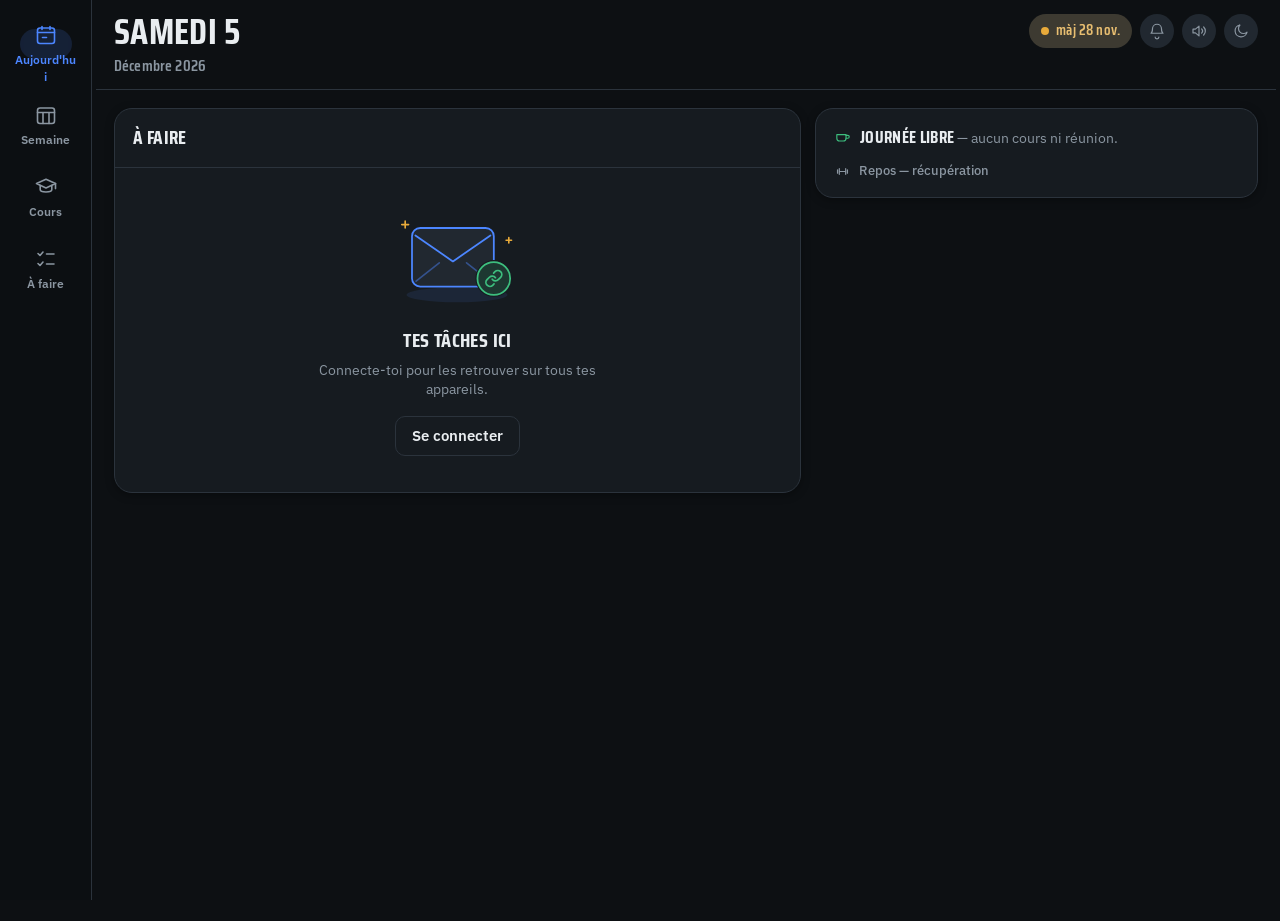
<file: index.html>
<!doctype html>
<html lang="fr">
<head>
<meta charset="utf-8">
<title>Hub</title>
<meta name="viewport" content="width=device-width, initial-scale=1, viewport-fit=cover">
<meta name="theme-color" content="#0D1013">
<!-- Sombre par défaut ; applique le thème mémorisé avant le rendu (évite le flash de couleur). -->
<script>(function(){var t="dark";try{t=localStorage.getItem("hub-theme")||"dark";}catch(e){}document.documentElement.dataset.theme=t;var m=document.querySelector('meta[name=theme-color]');if(m)m.content=t==="dark"?"#0D1013":"#F1F3F5";})();</script>
<meta name="apple-mobile-web-app-capable" content="yes">
<meta name="apple-mobile-web-app-status-bar-style" content="black-translucent">
<meta name="apple-mobile-web-app-title" content="Hub">
<meta name="description" content="Emploi du temps et tâches, au même endroit.">
<link rel="manifest" href="manifest.json">
<link rel="icon" href="icons/icon.svg" type="image/svg+xml">
<link rel="icon" href="icons/favicon-32.png" sizes="32x32" type="image/png">
<link rel="apple-touch-icon" href="icons/apple-touch-icon.png">
<!-- Écrans de démarrage iOS (générés par scripts/make-icons.mjs --links) -->
<link rel="apple-touch-startup-image" media="(device-width: 320px) and (device-height: 568px) and (-webkit-device-pixel-ratio: 2) and (orientation: portrait) and (prefers-color-scheme: dark)" href="splash/ios-640x1136-dark.png">
<link rel="apple-touch-startup-image" media="(device-width: 320px) and (device-height: 568px) and (-webkit-device-pixel-ratio: 2) and (orientation: portrait) and (prefers-color-scheme: light)" href="splash/ios-640x1136-light.png">
<link rel="apple-touch-startup-image" media="(device-width: 375px) and (device-height: 667px) and (-webkit-device-pixel-ratio: 2) and (orientation: portrait) and (prefers-color-scheme: dark)" href="splash/ios-750x1334-dark.png">
<link rel="apple-touch-startup-image" media="(device-width: 375px) and (device-height: 667px) and (-webkit-device-pixel-ratio: 2) and (orientation: portrait) and (prefers-color-scheme: light)" href="splash/ios-750x1334-light.png">
<link rel="apple-touch-startup-image" media="(device-width: 414px) and (device-height: 736px) and (-webkit-device-pixel-ratio: 3) and (orientation: portrait) and (prefers-color-scheme: dark)" href="splash/ios-1242x2208-dark.png">
<link rel="apple-touch-startup-image" media="(device-width: 414px) and (device-height: 736px) and (-webkit-device-pixel-ratio: 3) and (orientation: portrait) and (prefers-color-scheme: light)" href="splash/ios-1242x2208-light.png">
<link rel="apple-touch-startup-image" media="(device-width: 375px) and (device-height: 812px) and (-webkit-device-pixel-ratio: 3) and (orientation: portrait) and (prefers-color-scheme: dark)" href="splash/ios-1125x2436-dark.png">
<link rel="apple-touch-startup-image" media="(device-width: 375px) and (device-height: 812px) and (-webkit-device-pixel-ratio: 3) and (orientation: portrait) and (prefers-color-scheme: light)" href="splash/ios-1125x2436-light.png">
<link rel="apple-touch-startup-image" media="(device-width: 414px) and (device-height: 896px) and (-webkit-device-pixel-ratio: 2) and (orientation: portrait) and (prefers-color-scheme: dark)" href="splash/ios-828x1792-dark.png">
<link rel="apple-touch-startup-image" media="(device-width: 414px) and (device-height: 896px) and (-webkit-device-pixel-ratio: 2) and (orientation: portrait) and (prefers-color-scheme: light)" href="splash/ios-828x1792-light.png">
<link rel="apple-touch-startup-image" media="(device-width: 414px) and (device-height: 896px) and (-webkit-device-pixel-ratio: 3) and (orientation: portrait) and (prefers-color-scheme: dark)" href="splash/ios-1242x2688-dark.png">
<link rel="apple-touch-startup-image" media="(device-width: 414px) and (device-height: 896px) and (-webkit-device-pixel-ratio: 3) and (orientation: portrait) and (prefers-color-scheme: light)" href="splash/ios-1242x2688-light.png">
<link rel="apple-touch-startup-image" media="(device-width: 360px) and (device-height: 780px) and (-webkit-device-pixel-ratio: 3) and (orientation: portrait) and (prefers-color-scheme: dark)" href="splash/ios-1080x2340-dark.png">
<link rel="apple-touch-startup-image" media="(device-width: 360px) and (device-height: 780px) and (-webkit-device-pixel-ratio: 3) and (orientation: portrait) and (prefers-color-scheme: light)" href="splash/ios-1080x2340-light.png">
<link rel="apple-touch-startup-image" media="(device-width: 390px) and (device-height: 844px) and (-webkit-device-pixel-ratio: 3) and (orientation: portrait) and (prefers-color-scheme: dark)" href="splash/ios-1170x2532-dark.png">
<link rel="apple-touch-startup-image" media="(device-width: 390px) and (device-height: 844px) and (-webkit-device-pixel-ratio: 3) and (orientation: portrait) and (prefers-color-scheme: light)" href="splash/ios-1170x2532-light.png">
<link rel="apple-touch-startup-image" media="(device-width: 428px) and (device-height: 926px) and (-webkit-device-pixel-ratio: 3) and (orientation: portrait) and (prefers-color-scheme: dark)" href="splash/ios-1284x2778-dark.png">
<link rel="apple-touch-startup-image" media="(device-width: 428px) and (device-height: 926px) and (-webkit-device-pixel-ratio: 3) and (orientation: portrait) and (prefers-color-scheme: light)" href="splash/ios-1284x2778-light.png">
<link rel="apple-touch-startup-image" media="(device-width: 393px) and (device-height: 852px) and (-webkit-device-pixel-ratio: 3) and (orientation: portrait) and (prefers-color-scheme: dark)" href="splash/ios-1179x2556-dark.png">
<link rel="apple-touch-startup-image" media="(device-width: 393px) and (device-height: 852px) and (-webkit-device-pixel-ratio: 3) and (orientation: portrait) and (prefers-color-scheme: light)" href="splash/ios-1179x2556-light.png">
<link rel="apple-touch-startup-image" media="(device-width: 430px) and (device-height: 932px) and (-webkit-device-pixel-ratio: 3) and (orientation: portrait) and (prefers-color-scheme: dark)" href="splash/ios-1290x2796-dark.png">
<link rel="apple-touch-startup-image" media="(device-width: 430px) and (device-height: 932px) and (-webkit-device-pixel-ratio: 3) and (orientation: portrait) and (prefers-color-scheme: light)" href="splash/ios-1290x2796-light.png">
<link rel="apple-touch-startup-image" media="(device-width: 402px) and (device-height: 874px) and (-webkit-device-pixel-ratio: 3) and (orientation: portrait) and (prefers-color-scheme: dark)" href="splash/ios-1206x2622-dark.png">
<link rel="apple-touch-startup-image" media="(device-width: 402px) and (device-height: 874px) and (-webkit-device-pixel-ratio: 3) and (orientation: portrait) and (prefers-color-scheme: light)" href="splash/ios-1206x2622-light.png">
<link rel="apple-touch-startup-image" media="(device-width: 440px) and (device-height: 956px) and (-webkit-device-pixel-ratio: 3) and (orientation: portrait) and (prefers-color-scheme: dark)" href="splash/ios-1320x2868-dark.png">
<link rel="apple-touch-startup-image" media="(device-width: 440px) and (device-height: 956px) and (-webkit-device-pixel-ratio: 3) and (orientation: portrait) and (prefers-color-scheme: light)" href="splash/ios-1320x2868-light.png">
<link rel="apple-touch-startup-image" media="(device-width: 420px) and (device-height: 912px) and (-webkit-device-pixel-ratio: 3) and (orientation: portrait) and (prefers-color-scheme: dark)" href="splash/ios-1260x2736-dark.png">
<link rel="apple-touch-startup-image" media="(device-width: 420px) and (device-height: 912px) and (-webkit-device-pixel-ratio: 3) and (orientation: portrait) and (prefers-color-scheme: light)" href="splash/ios-1260x2736-light.png">
<!-- Polices hébergées ici (voir styles.css). Les deux du premier écran sont préchargées. -->
<link rel="preload" href="fonts/saira-condensed-700.woff2" as="font" type="font/woff2" crossorigin>
<link rel="preload" href="fonts/plex-sans-var.woff2" as="font" type="font/woff2" crossorigin>
<link rel="stylesheet" href="styles.css">
</head>
<body>
<!-- Écran d'entrée : le jour en grand, puis un rideau se lève sur l'app. Au plus une fois par
     demi-heure, jamais si « réduire les animations » est activé. Un tap le passe. -->
<div class="intro" id="intro" aria-hidden="true">
  <div class="intro-in">
    <p class="intro-day" id="intro-day"></p>
    <div class="intro-row">
      <span class="intro-num" id="intro-num"></span>
      <div class="intro-meta"><p class="intro-month" id="intro-month"></p><i class="intro-bar"></i></div>
    </div>
  </div>
</div>
<script>(function(){
  var el=document.getElementById("intro"),root=document.documentElement;
  try{
    var last=+localStorage.getItem("hub-intro")||0;
    if(matchMedia("(prefers-reduced-motion: reduce)").matches||Date.now()-last<18e5){el.remove();return;}
    localStorage.setItem("hub-intro",Date.now());
  }catch(e){}
  var d=new Date(),f=function(o){o.timeZone="Europe/Paris";return new Intl.DateTimeFormat("fr-FR",o).format(d);};
  var day=f({weekday:"long"}),h="";
  for(var i=0;i<day.length;i++)h+='<span><b style="--i:'+i+'">'+day[i]+'</b></span>';
  document.getElementById("intro-day").innerHTML=h;
  document.getElementById("intro-num").textContent=f({day:"numeric"});
  document.getElementById("intro-month").textContent=f({month:"long",year:"numeric"});
  root.classList.add("intro-on");
  var done=false;
  function lift(){
    if(done)return;done=true;
    root.classList.add("intro-lift");el.classList.add("is-out");
    window.dispatchEvent(new Event("hub-intro-lift"));
    setTimeout(function(){el.remove();root.classList.remove("intro-on","intro-lift");},950);
  }
  setTimeout(lift,1350);
  el.addEventListener("pointerdown",lift);
})();</script>

<!-- Jeu d'icônes dessinées (trait 1.6, cohérent) réutilisées via <use> -->
<svg width="0" height="0" style="position:absolute" aria-hidden="true">
  <defs>
    <symbol id="i-today" viewBox="0 0 24 24" fill="none" stroke="currentColor" stroke-width="1.6" stroke-linecap="round" stroke-linejoin="round">
      <rect x="3.5" y="5" width="17" height="15.5" rx="2.5"/><path d="M3.5 9.5h17"/><path d="M8 3.5v3M16 3.5v3"/><path d="M8.5 14.5h4"/>
    </symbol>
    <symbol id="i-week" viewBox="0 0 24 24" fill="none" stroke="currentColor" stroke-width="1.6" stroke-linecap="round" stroke-linejoin="round">
      <rect x="3.5" y="5" width="17" height="15.5" rx="2.5"/><path d="M3.5 9.5h17M9 9.5v11M15 9.5v11"/>
    </symbol>
    <symbol id="i-tasks" viewBox="0 0 24 24" fill="none" stroke="currentColor" stroke-width="1.6" stroke-linecap="round" stroke-linejoin="round">
      <path d="M4 6.5l2 2 3-3.5"/><path d="M4 16.5l2 2 3-3.5"/><path d="M12.5 7h7.5M12.5 17h7.5"/>
    </symbol>
    <symbol id="i-pin" viewBox="0 0 24 24" fill="none" stroke="currentColor" stroke-width="1.6" stroke-linecap="round" stroke-linejoin="round">
      <path d="M12 21s6.5-5.1 6.5-10.2A6.5 6.5 0 0 0 5.5 10.8C5.5 15.9 12 21 12 21z"/><circle cx="12" cy="10.5" r="2.3"/>
    </symbol>
    <symbol id="i-user" viewBox="0 0 24 24" fill="none" stroke="currentColor" stroke-width="1.6" stroke-linecap="round" stroke-linejoin="round">
      <circle cx="12" cy="8.5" r="3.6"/><path d="M5 20c0-3.6 3.1-5.6 7-5.6s7 2 7 5.6"/>
    </symbol>
    <symbol id="i-x" viewBox="0 0 24 24" fill="none" stroke="currentColor" stroke-width="2" stroke-linecap="round" stroke-linejoin="round">
      <path d="M6.5 6.5l11 11M17.5 6.5l-11 11"/>
    </symbol>
    <symbol id="i-plus" viewBox="0 0 24 24" fill="none" stroke="currentColor" stroke-width="2" stroke-linecap="round" stroke-linejoin="round">
      <path d="M12 5.5v13M5.5 12h13"/>
    </symbol>
    <symbol id="i-ext" viewBox="0 0 24 24" fill="none" stroke="currentColor" stroke-width="1.8" stroke-linecap="round" stroke-linejoin="round">
      <path d="M14 4.5h5.5V10"/><path d="M19.5 4.5 11 13"/><path d="M18 14v4.5a1 1 0 0 1-1 1H5.5a1 1 0 0 1-1-1V7a1 1 0 0 1 1-1H10"/>
    </symbol>
    <symbol id="i-cap" viewBox="0 0 24 24" fill="none" stroke="currentColor" stroke-width="1.6" stroke-linecap="round" stroke-linejoin="round">
      <path d="M12 4.2 2.5 8.6 12 13l9.5-4.4L12 4.2z"/><path d="M6.2 10.5v4.1c0 1.3 2.6 2.4 5.8 2.4s5.8-1.1 5.8-2.4v-4.1"/><path d="M21.5 8.6v5"/>
    </symbol>
    <symbol id="i-brief" viewBox="0 0 24 24" fill="none" stroke="currentColor" stroke-width="1.6" stroke-linecap="round" stroke-linejoin="round">
      <rect x="3" y="7.5" width="18" height="12" rx="2.5"/><path d="M8.5 7.5V6a2 2 0 0 1 2-2h3a2 2 0 0 1 2 2v1.5"/><path d="M3 12.5h18"/>
    </symbol>
    <symbol id="i-clock" viewBox="0 0 24 24" fill="none" stroke="currentColor" stroke-width="1.6" stroke-linecap="round" stroke-linejoin="round">
      <circle cx="12" cy="12" r="8.4"/><path d="M12 7.3v5l3.2 2"/>
    </symbol>
    <symbol id="i-sun" viewBox="0 0 24 24" fill="none" stroke="currentColor" stroke-width="1.6" stroke-linecap="round" stroke-linejoin="round">
      <circle cx="12" cy="12" r="4"/><path d="M12 2.5v2.4M12 19.1v2.4M4.6 4.6l1.7 1.7M17.7 17.7l1.7 1.7M2.5 12h2.4M19.1 12h2.4M4.6 19.4l1.7-1.7M17.7 6.3l1.7-1.7"/>
    </symbol>
    <symbol id="i-moon" viewBox="0 0 24 24" fill="none" stroke="currentColor" stroke-width="1.6" stroke-linecap="round" stroke-linejoin="round">
      <path d="M20 13.4A8 8 0 1 1 10.6 4a6.3 6.3 0 0 0 9.4 9.4z"/>
    </symbol>
    <symbol id="i-check" viewBox="0 0 24 24" fill="none" stroke="currentColor" stroke-width="2.4" stroke-linecap="round" stroke-linejoin="round">
      <path d="M5 12.5l4 4 10-10"/>
    </symbol>
    <symbol id="i-alert" viewBox="0 0 24 24" fill="none" stroke="currentColor" stroke-width="1.8" stroke-linecap="round" stroke-linejoin="round">
      <path d="M12 4 2.5 20h19L12 4z"/><path d="M12 10v4M12 17h.01"/>
    </symbol>
    <symbol id="i-coffee" viewBox="0 0 24 24" fill="none" stroke="currentColor" stroke-width="1.6" stroke-linecap="round" stroke-linejoin="round">
      <path d="M4 8h13v5a4 4 0 0 1-4 4H8a4 4 0 0 1-4-4V8z"/><path d="M17 9h2.5a2 2 0 0 1 0 4H17"/>
    </symbol>
    <symbol id="i-video" viewBox="0 0 24 24" fill="none" stroke="currentColor" stroke-width="1.6" stroke-linecap="round" stroke-linejoin="round">
      <rect x="3" y="6" width="13" height="12" rx="2.5"/><path d="M16 10l5-3v10l-5-3"/>
    </symbol>
    <symbol id="i-cube" viewBox="0 0 24 24" fill="none" stroke="currentColor" stroke-width="1.6" stroke-linecap="round" stroke-linejoin="round">
      <path d="M12 2.8 20 7v10l-8 4.2L4 17V7l8-4.2z"/><path d="M4 7l8 4.2L20 7M12 11.2V21"/>
    </symbol>
    <symbol id="i-code" viewBox="0 0 24 24" fill="none" stroke="currentColor" stroke-width="1.6" stroke-linecap="round" stroke-linejoin="round">
      <path d="M8.5 8.5 4.5 12l4 3.5M15.5 8.5l4 3.5-4 3.5M13.2 6l-2.4 12"/>
    </symbol>
    <symbol id="i-db" viewBox="0 0 24 24" fill="none" stroke="currentColor" stroke-width="1.6" stroke-linecap="round" stroke-linejoin="round">
      <ellipse cx="12" cy="6" rx="7" ry="2.8"/><path d="M5 6v12c0 1.55 3.13 2.8 7 2.8s7-1.25 7-2.8V6M5 12c0 1.55 3.13 2.8 7 2.8s7-1.25 7-2.8"/>
    </symbol>
    <symbol id="i-pen" viewBox="0 0 24 24" fill="none" stroke="currentColor" stroke-width="1.7" stroke-linecap="round" stroke-linejoin="round">
      <path d="M14.5 5.5l4 4M4 20l1-4L16 5a2.1 2.1 0 0 1 3 3L8 19l-4 1z"/>
    </symbol>
    <symbol id="i-bolt" viewBox="0 0 24 24" fill="none" stroke="currentColor" stroke-width="1.7" stroke-linecap="round" stroke-linejoin="round">
      <path d="M13 2 4 14h6l-1 8 9-12h-6l1-8z"/>
    </symbol>
    <symbol id="i-dumbbell" viewBox="0 0 24 24" fill="none" stroke="currentColor" stroke-width="1.7" stroke-linecap="round" stroke-linejoin="round">
      <path d="M5 9.5v5M7.5 8v8M16.5 8v8M19 9.5v5M7.5 12h9"/>
    </symbol>
    <symbol id="i-bell" viewBox="0 0 24 24" fill="none" stroke="currentColor" stroke-width="1.6" stroke-linecap="round" stroke-linejoin="round">
      <path d="M6 9a6 6 0 0 1 12 0c0 5 2 6 2 6H4s2-1 2-6zM9.5 20a2.5 2.5 0 0 0 5 0"/>
    </symbol>
    <symbol id="i-repeat" viewBox="0 0 24 24" fill="none" stroke="currentColor" stroke-width="1.8" stroke-linecap="round" stroke-linejoin="round">
      <path d="M17 2l3 3-3 3M4 11V9a4 4 0 0 1 4-4h12M7 22l-3-3 3-3M20 13v2a4 4 0 0 1-4 4H4"/>
    </symbol>
    <symbol id="i-target" viewBox="0 0 24 24" fill="none" stroke="currentColor" stroke-width="1.6" stroke-linecap="round" stroke-linejoin="round">
      <circle cx="12" cy="12" r="8"/><circle cx="12" cy="12" r="4.2"/><circle cx="12" cy="12" r="0.7" fill="currentColor"/>
    </symbol>
    <symbol id="i-sound" viewBox="0 0 24 24" fill="none" stroke="currentColor" stroke-width="1.6" stroke-linecap="round" stroke-linejoin="round">
      <path d="M4 9.5v5h3.2l4.8 4v-13l-4.8 4H4z"/><path d="M15.5 9.2a4 4 0 0 1 0 5.6M18.2 6.6a7.6 7.6 0 0 1 0 10.8"/>
    </symbol>
    <symbol id="i-mute" viewBox="0 0 24 24" fill="none" stroke="currentColor" stroke-width="1.6" stroke-linecap="round" stroke-linejoin="round">
      <path d="M4 9.5v5h3.2l4.8 4v-13l-4.8 4H4z"/><path d="M16 9.6l4.8 4.8M20.8 9.6L16 14.4"/>
    </symbol>
    <!-- Illustration de fond du héros (line-art, recoloré par currentColor) -->
    <symbol id="art-plan" viewBox="0 0 200 140" fill="none" stroke="currentColor" stroke-width="2.2" stroke-linecap="round" stroke-linejoin="round">
      <rect x="26" y="24" width="120" height="96" rx="12"/><path d="M26 48h120M58 24v-12M114 24v-12"/>
      <path d="M46 70h28M46 88h44M46 104h20"/><circle cx="150" cy="96" r="26"/><path d="M150 82v15l10 7"/>
    </symbol>
    <!-- Illustrations d'états vides (line-art duotone, recolorées par le thème) -->
    <symbol id="art-free" viewBox="0 0 220 170" fill="none" stroke-linecap="round" stroke-linejoin="round">
      <ellipse cx="110" cy="138" rx="78" ry="12" fill="var(--ok)" opacity=".10"/>
      <circle cx="110" cy="66" r="28" fill="var(--warn)" opacity=".16"/>
      <circle cx="110" cy="66" r="28" stroke="var(--warn)" stroke-width="2.6"/>
      <g stroke="var(--warn)" stroke-width="2.6"><path d="M110 22v-11M110 121v11M154 66h11M55 66h11M141 35l8-8M71 97l-8 8M141 97l8 8M71 35l-8-8"/></g>
      <path d="M78 118h40v10a16 16 0 0 1-16 16H94a16 16 0 0 1-16-16v-10z" fill="var(--surface-2)" stroke="var(--ok)" stroke-width="2.6"/>
      <path d="M118 122h9a8 8 0 0 1 0 16h-9" stroke="var(--ok)" stroke-width="2.6"/>
      <path d="M90 104c0-5 5-5 5-10M104 104c0-5 5-5 5-10" stroke="var(--ok)" stroke-width="2.4" opacity=".8"/>
    </symbol>
    <symbol id="art-done" viewBox="0 0 220 170" fill="none" stroke-linecap="round" stroke-linejoin="round">
      <ellipse cx="110" cy="140" rx="74" ry="11" fill="var(--accent)" opacity=".10"/>
      <rect x="54" y="34" width="112" height="100" rx="12" fill="var(--surface-2)" stroke="var(--accent)" stroke-width="2.6"/>
      <g stroke="var(--ok)" stroke-width="2.6"><path d="M70 60l5 5 8-9M70 86l5 5 8-9M70 112l5 5 8-9"/></g>
      <g stroke="var(--muted)" stroke-width="2.4" opacity=".7"><path d="M94 58h56M94 84h56M94 110h40"/></g>
      <circle cx="158" cy="42" r="18" fill="var(--ok)" opacity=".18"/>
      <circle cx="158" cy="42" r="18" stroke="var(--ok)" stroke-width="2.6"/>
      <path d="M150 42l6 6 10-11" stroke="var(--ok)" stroke-width="2.8"/>
      <g stroke="var(--accent)" stroke-width="2.4"><path d="M40 52l0 10M35 57l10 0"/><path d="M176 96l0 8M172 100l8 0"/></g>
    </symbol>
    <!-- Hors-ligne : agenda estompé + pastille « pas de réseau » -->
    <symbol id="art-offline" viewBox="0 0 220 170" fill="none" stroke-linecap="round" stroke-linejoin="round">
      <ellipse cx="110" cy="142" rx="74" ry="11" fill="var(--warn)" opacity=".10"/>
      <rect x="48" y="40" width="112" height="94" rx="12" fill="var(--surface-2)" stroke="var(--muted)" stroke-width="2.6"/>
      <path d="M48 64h112M76 40V29M132 40V29" stroke="var(--muted)" stroke-width="2.6"/>
      <g stroke="var(--muted)" stroke-width="2.6" opacity=".55" stroke-dasharray="1 10"><path d="M66 84h76M66 102h60M66 120h40"/></g>
      <circle cx="160" cy="112" r="27" fill="var(--ill-bg, var(--bg))"/>
      <circle cx="160" cy="112" r="24" fill="var(--warn)" opacity=".16"/>
      <circle cx="160" cy="112" r="24" stroke="var(--warn)" stroke-width="2.6"/>
      <g stroke="var(--warn)" stroke-width="2.6"><path d="M147 108a19 19 0 0 1 26 0M152.5 114.5a11 11 0 0 1 15 0"/><path d="M160 121.5h.01" stroke-width="3.6"/></g>
      <path d="M146 98l28 28" stroke="var(--ill-bg, var(--bg))" stroke-width="7"/>
      <path d="M146 98l28 28" stroke="var(--warn)" stroke-width="2.6"/>
    </symbol>
    <!-- Connexion : enveloppe + lien magique -->
    <symbol id="art-signin" viewBox="0 0 220 170" fill="none" stroke-linecap="round" stroke-linejoin="round">
      <ellipse cx="110" cy="142" rx="74" ry="11" fill="var(--accent)" opacity=".10"/>
      <rect x="44" y="44" width="120" height="86" rx="12" fill="var(--surface-2)" stroke="var(--accent)" stroke-width="2.6"/>
      <path d="M49 55l55 38 55-38" stroke="var(--accent)" stroke-width="2.6"/>
      <g stroke="var(--accent)" stroke-width="2.4" opacity=".45"><path d="M50 122l34-27M158 122l-34-27"/></g>
      <circle cx="164" cy="118" r="27" fill="var(--ill-bg, var(--bg))"/>
      <circle cx="164" cy="118" r="24" fill="var(--ok)" opacity=".18"/>
      <circle cx="164" cy="118" r="24" stroke="var(--ok)" stroke-width="2.6"/>
      <g transform="translate(150 104) scale(1.17)" stroke="var(--ok)" stroke-width="2.2"><path d="M10 13a5 5 0 0 0 7.54.54l3-3a5 5 0 0 0-7.07-7.07l-1.72 1.71"/><path d="M14 11a5 5 0 0 0-7.54-.54l-3 3a5 5 0 0 0 7.07 7.07l1.71-1.71"/></g>
      <g stroke="var(--warn)" stroke-width="2.4"><path d="M34 34v10M29 39h10"/><path d="M186 58v8M182 62h8"/></g>
    </symbol>
    <!-- Liste vide : cases à cocher en attente + pastille « ajouter » -->
    <symbol id="art-empty" viewBox="0 0 220 170" fill="none" stroke-linecap="round" stroke-linejoin="round">
      <ellipse cx="110" cy="142" rx="74" ry="11" fill="var(--accent)" opacity=".10"/>
      <rect x="52" y="34" width="112" height="100" rx="12" fill="var(--surface-2)" stroke="var(--muted)" stroke-width="2.6"/>
      <g stroke="var(--muted)" stroke-width="2.4"><rect x="67" y="52" width="14" height="14" rx="4"/><rect x="67" y="78" width="14" height="14" rx="4"/><rect x="67" y="104" width="14" height="14" rx="4"/></g>
      <g stroke="var(--muted)" stroke-width="2.6" opacity=".55" stroke-dasharray="1 10"><path d="M94 59h54M94 85h54M94 111h30"/></g>
      <circle cx="162" cy="118" r="27" fill="var(--ill-bg, var(--bg))"/>
      <circle cx="162" cy="118" r="24" fill="var(--accent)" opacity=".18"/>
      <circle cx="162" cy="118" r="24" stroke="var(--accent)" stroke-width="2.6"/>
      <path d="M162 107v22M151 118h22" stroke="var(--accent)" stroke-width="2.8"/>
      <g stroke="var(--ok)" stroke-width="2.4"><path d="M36 60v10M31 65h10"/><path d="M188 44v8M184 48h8"/></g>
    </symbol>
  </defs>
</svg>

<div class="app">
  <header class="top wrap">
    <div class="top-row">
      <div>
        <h1 id="top-title">Aujourd'hui</h1>
        <p class="top-date num" id="top-date">—</p>
      </div>
      <div class="top-actions">
        <span class="live" id="live" title="Planning à jour"><i></i><span class="num" id="live-time">··:··</span></span>
        <button class="icon-btn notif" id="notif-bell" type="button" aria-label="Changements du planning" hidden>
          <svg class="icon-btn-ico" aria-hidden="true"><use href="#i-bell"/></svg>
          <span class="notif-badge" id="notif-badge" hidden></span>
        </button>
        <button class="icon-btn" id="sound-toggle" type="button" aria-label="Sons de l'interface" aria-pressed="true">
          <svg class="icon-btn-ico" aria-hidden="true"><use id="sound-icon" href="#i-sound"/></svg>
        </button>
        <button class="icon-btn" id="theme-toggle" type="button" aria-label="Changer de thème">
          <svg class="icon-btn-ico" aria-hidden="true"><use id="theme-icon" href="#i-moon"/></svg>
        </button>
      </div>
    </div>
  </header>

  <main class="wrap" id="view" aria-live="polite"></main>
</div>

<nav class="tabs" role="tablist" aria-label="Navigation">
  <span class="tab-ind" aria-hidden="true"><i></i></span>
  <button class="tab is-active" data-view="today" role="tab" aria-selected="true">
    <svg class="tab-ico"><use href="#i-today"/></svg><span>Aujourd'hui</span>
  </button>
  <button class="tab" data-view="week" role="tab" aria-selected="false">
    <svg class="tab-ico"><use href="#i-week"/></svg><span>Semaine</span>
  </button>
  <button class="tab" data-view="courses" role="tab" aria-selected="false">
    <svg class="tab-ico"><use href="#i-cap"/></svg><span>Cours</span>
  </button>
  <button class="tab" data-view="tasks" role="tab" aria-selected="false">
    <svg class="tab-ico"><use href="#i-tasks"/></svg><span>À faire</span>
  </button>
</nav>

<script src="config.js"></script>
<script src="app.js" type="module"></script>
</body>
</html>
</file>
<file: styles.css>
/* Hub — langage visuel épinglé (cohérence avec Lift). Sombre par défaut : usage mobile,
   coup d'œil rapide, souvent en extérieur. Variante claire fournie pour parité. */
:root {
  --bg: #0D1013;
  --surface: #161B20;
  --surface-2: #212830;
  --sheet: #1C2229;
  --line: #2B333C;
  --fg: #E9EDF0;
  --muted: #8B96A1;
  --accent: #4C86FF;
  --on-accent: #FFFFFF;
  --ok: #3DBE7E;
  --on-ok: #06150D;
  --warn: #E8AA3A;
  --danger: #E8695B;
  /* Couleurs par source d'événement */
  --ev-course: #4C86FF;  /* cours efrei */
  --ev-perso:  #3DBE7E;  /* événement perso ajouté */
  --ev-fl:     #B98BFF;  /* Teams freelance */
  --ev-ef:     #45D0DC;  /* Teams efrei */
  --ev-gc:     #EF84A6;  /* agenda Google perso */
  --ev-train:  #F2914A;  /* entraînement muscu */
  --ev-exam:   #FF4D54;  /* examen EFREI */
  --shadow: 0 8px 24px rgba(0,0,0,.42);
  --shadow-sm: 0 2px 8px rgba(0,0,0,.35);
  /* Remplissage des contrôles actifs : bleu assez sombre pour que le texte blanc passe l'AA */
  --accent-fill: linear-gradient(150deg, #2d5bd0, #2149b4);

  --f-display: "Saira Condensed", "Arial Narrow", sans-serif;
  --f-body: "IBM Plex Sans", system-ui, -apple-system, "Segoe UI", sans-serif;
  --f-mono: "IBM Plex Mono", ui-monospace, "SF Mono", Menlo, monospace;

  --r: 14px;
  --r-sm: 10px;
  color-scheme: dark;
}
/* Variante claire : appliquée quand le système est clair (sauf forçage sombre),
   OU quand l'utilisateur force le clair via le bouton (data-theme="light"). */
@media (prefers-color-scheme: light) {
  :root:not([data-theme="dark"]) {
    --bg: #F1F3F5; --surface: #FFFFFF; --surface-2: #E8ECF0; --sheet: #FFFFFF; --line: #D4DAE0;
    --fg: #11161B; --muted: #5C6772; --accent: #1F5BD8; --on-accent: #FFFFFF;
    --ok: #1C8C55; --on-ok: #FFFFFF; --warn: #A26A00; --danger: #C0392B; --ev-train: #C65A12; --ev-exam: #D11A2A;
    --shadow: 0 8px 24px rgba(20,30,40,.14); --shadow-sm: 0 2px 8px rgba(20,30,40,.10);
    color-scheme: light;
  }
}
:root[data-theme="light"] {
  --bg: #F1F3F5; --surface: #FFFFFF; --surface-2: #E8ECF0; --sheet: #FFFFFF; --line: #D4DAE0;
  --fg: #11161B; --muted: #5C6772; --accent: #1F5BD8; --on-accent: #FFFFFF;
  --ok: #1C8C55; --on-ok: #FFFFFF; --warn: #A26A00; --danger: #C0392B; --ev-train: #C65A12; --ev-exam: #D11A2A;
  --shadow: 0 8px 24px rgba(20,30,40,.14); --shadow-sm: 0 2px 8px rgba(20,30,40,.10);
  color-scheme: light;
}

/* Polices hébergées sur le site (sous-ensemble latin) : pas d'aller-retour vers Google, et elles
   sont disponibles hors ligne. IBM Plex Sans est un fichier variable (graisses 400 à 600). */
@font-face { font-family: "IBM Plex Sans"; font-style: normal; font-weight: 400 600; font-display: swap; src: url("fonts/plex-sans-var.woff2") format("woff2"); unicode-range: U+0000-00FF, U+0131, U+0152-0153, U+02BB-02BC, U+02C6, U+02DA, U+02DC, U+0304, U+0308, U+0329, U+2000-206F, U+20AC, U+2122, U+2191, U+2193, U+2212, U+2215, U+FEFF, U+FFFD; }
@font-face { font-family: "IBM Plex Mono"; font-style: normal; font-weight: 500; font-display: swap; src: url("fonts/plex-mono-500.woff2") format("woff2"); unicode-range: U+0000-00FF, U+0131, U+0152-0153, U+02BB-02BC, U+02C6, U+02DA, U+02DC, U+0304, U+0308, U+0329, U+2000-206F, U+20AC, U+2122, U+2191, U+2193, U+2212, U+2215, U+FEFF, U+FFFD; }
@font-face { font-family: "IBM Plex Mono"; font-style: normal; font-weight: 600; font-display: swap; src: url("fonts/plex-mono-600.woff2") format("woff2"); unicode-range: U+0000-00FF, U+0131, U+0152-0153, U+02BB-02BC, U+02C6, U+02DA, U+02DC, U+0304, U+0308, U+0329, U+2000-206F, U+20AC, U+2122, U+2191, U+2193, U+2212, U+2215, U+FEFF, U+FFFD; }
@font-face { font-family: "Saira Condensed"; font-style: normal; font-weight: 600; font-display: swap; src: url("fonts/saira-condensed-600.woff2") format("woff2"); unicode-range: U+0000-00FF, U+0131, U+0152-0153, U+02BB-02BC, U+02C6, U+02DA, U+02DC, U+0304, U+0308, U+0329, U+2000-206F, U+20AC, U+2122, U+2191, U+2193, U+2212, U+2215, U+FEFF, U+FFFD; }
@font-face { font-family: "Saira Condensed"; font-style: normal; font-weight: 700; font-display: swap; src: url("fonts/saira-condensed-700.woff2") format("woff2"); unicode-range: U+0000-00FF, U+0131, U+0152-0153, U+02BB-02BC, U+02C6, U+02DA, U+02DC, U+0304, U+0308, U+0329, U+2000-206F, U+20AC, U+2122, U+2191, U+2193, U+2212, U+2215, U+FEFF, U+FFFD; }

* { box-sizing: border-box; }
html, body { height: 100%; }
body {
  margin: 0;
  background: var(--bg);
  color: var(--fg);
  font-family: var(--f-body);
  font-size: 15px;
  line-height: 1.45;
  -webkit-tap-highlight-color: transparent;
  overflow-wrap: anywhere;
}
/* Cache le liseré sous l'encoche iOS */
body::before { content: ""; position: fixed; inset: 0 0 auto; height: env(safe-area-inset-top, 0px); background: var(--bg); z-index: 20; }

h1, h2, h3, p { margin: 0; }
button { font: inherit; color: inherit; cursor: pointer; border: 0; background: none; }
input { font: inherit; color: inherit; }

/* Surfaces navigateur thématisées (sélection, caret, scrollbar, focus) */
::selection { background: color-mix(in srgb, var(--accent) 35%, transparent); color: var(--fg); }
:focus-visible { outline: 2px solid var(--accent); outline-offset: 2px; border-radius: 4px; }
* { scrollbar-width: thin; scrollbar-color: var(--line) transparent; }
*::-webkit-scrollbar { width: 9px; height: 9px; }
*::-webkit-scrollbar-thumb { background: var(--line); border-radius: 99px; border: 2px solid var(--bg); }

.num { font-family: var(--f-display); font-variant-numeric: tabular-nums; letter-spacing: .01em; }
.mono { font-family: var(--f-mono); font-variant-numeric: tabular-nums; }

.app {
  max-width: 480px;
  margin: 0 auto;
  min-height: 100%;
  padding-bottom: calc(86px + env(safe-area-inset-bottom, 0px));
}
.wrap {
  padding-left: max(18px, env(safe-area-inset-left, 0px));
  padding-right: max(18px, env(safe-area-inset-right, 0px));
}

/* En-tête */
.top {
  position: sticky; top: 0; z-index: 10; background: var(--bg);
  padding-block: calc(14px + env(safe-area-inset-top, 0px)) 12px;
  border-bottom: 1px solid var(--line);
}
.top-row { display: flex; align-items: flex-start; justify-content: space-between; gap: 14px; }
h1 {
  font-family: var(--f-display); font-weight: 700; font-size: 32px; line-height: 1;
  text-transform: uppercase; letter-spacing: .01em;
}
.top-date { color: var(--muted); font-size: 16px; margin-top: 4px; text-transform: capitalize; }
.live {
  display: inline-flex; align-items: center; gap: 7px; flex-shrink: 0;
  min-height: 34px; padding: 6px 12px; border-radius: 99px;
  background: var(--surface-2); color: var(--muted); font-size: 15px;
}
.live i { width: 8px; height: 8px; border-radius: 50%; background: var(--ok); }
.live.is-stale i { background: var(--warn); }
.live.is-stale { color: color-mix(in srgb, var(--warn) 70%, var(--fg)); background: color-mix(in srgb, var(--warn) 14%, var(--surface-2)); }
.live .num { white-space: nowrap; }
.top-actions { display: inline-flex; align-items: center; gap: 8px; flex-shrink: 0; }
/* Téléphones étroits : on resserre pour que le titre tienne sur une ligne à côté des trois boutons. */
@media (max-width: 400px) {
  .top-row { gap: 10px; }
  .top-actions { gap: 6px; }
  .live { gap: 5px; padding: 6px 9px; font-size: 14px; }
  h1 { font-size: 30px; }
}
@media (max-width: 365px) {
  .live { width: 34px; padding: 0; justify-content: center; }
  .live .num { display: none; }
}
.icon-btn {
  display: inline-grid; place-items: center; width: 34px; height: 34px; border-radius: 99px;
  background: var(--surface-2); color: var(--muted);
  transition: color .15s, background .15s;
}
.icon-btn:hover { color: var(--fg); background: var(--line); }
.icon-btn:focus-visible { outline: 2px solid var(--accent); outline-offset: 2px; }
.icon-btn-ico { width: 18px; height: 18px; }

/* Cloche changements de planning */
.icon-btn.notif { position: relative; }
.icon-btn.notif.has-unseen { color: var(--warn); }
/* Petites icônes inline (« si ») : taille par défaut, sinon un SVG sans taille s'affiche en 300×150. */
svg.si { width: 15px; height: 15px; flex: none; }
/* L'attribut hidden doit toujours gagner sur un display posé par une classe (ex. pastille « 0 »). */
[hidden] { display: none !important; }
.notif-badge {
  position: absolute; top: -3px; right: -3px; min-width: 16px; height: 16px; padding: 0 4px;
  display: grid; place-items: center; border-radius: 99px; background: var(--danger); color: #fff;
  font-family: var(--f-display); font-weight: 700; font-size: 10.5px; line-height: 1;
  border: 2px solid var(--bg);
}

/* Panneau des changements */
.ch-list { margin-top: 14px; max-height: 60vh; overflow-y: auto; display: flex; flex-direction: column; gap: 16px; }
.ch-sec-h { font-family: var(--f-display); font-weight: 600; font-size: 12px; text-transform: uppercase; letter-spacing: .08em; color: var(--muted); margin-bottom: 8px; }
.ch-row { display: flex; align-items: flex-start; gap: 10px; padding: 10px 0; border-top: 1px solid var(--line); }
.ch-sec .ch-row:first-of-type { border-top: 0; }
.ch-row.is-unseen .ch-ti { font-weight: 700; }
.ch-tag { flex: none; margin-top: 1px; padding: 2px 8px; border-radius: 7px; font-family: var(--f-display); font-weight: 600; font-size: 11px; text-transform: uppercase; letter-spacing: .04em; }
.ch-tag.ch-add { color: var(--ok); background: color-mix(in srgb, var(--ok) 15%, var(--surface)); border: 1px solid color-mix(in srgb, var(--ok) 32%, transparent); }
.ch-tag.ch-rem { color: var(--danger); background: color-mix(in srgb, var(--danger) 14%, var(--surface)); border: 1px solid color-mix(in srgb, var(--danger) 32%, transparent); }
.ch-tag.ch-mod { color: var(--warn); background: color-mix(in srgb, var(--warn) 15%, var(--surface)); border: 1px solid color-mix(in srgb, var(--warn) 32%, transparent); }
.ch-body { flex: 1; min-width: 0; }
.ch-ti { font-size: 14px; color: var(--fg); line-height: 1.3; }
.ch-de { font-size: 12.5px; color: var(--muted); margin-top: 2px; line-height: 1.35; }
.ch-ago { flex: none; font-size: 11px; color: var(--muted); white-space: nowrap; margin-top: 2px; }

/* ---------- Objectifs ---------- */
.goals-sec { margin-bottom: 18px; }
.gs-head { display: flex; align-items: center; justify-content: space-between; gap: 10px; margin-bottom: 10px; }
.gs-head .section-label { margin: 0; display: inline-flex; align-items: center; gap: 7px; }
.gs-head .section-label svg { width: 15px; height: 15px; color: var(--accent); }
.gs-actions { display: inline-flex; align-items: center; gap: 8px; }
.gs-help { width: 24px; height: 24px; border-radius: 99px; background: var(--surface-2); color: var(--muted); font-weight: 700; font-size: 13px; line-height: 1; }
.gs-help:hover { color: var(--fg); background: var(--line); }
.gs-add { display: inline-flex; align-items: center; gap: 5px; height: 30px; padding: 0 12px; border-radius: 99px; font-size: 13px; font-weight: 600; color: var(--accent); background: color-mix(in srgb, var(--accent) 12%, var(--surface)); border: 1px solid color-mix(in srgb, var(--accent) 28%, var(--line)); }
.gs-add svg { width: 14px; height: 14px; }
.gs-add:hover { background: color-mix(in srgb, var(--accent) 20%, var(--surface)); }

.goals-list { display: flex; flex-direction: column; gap: 10px; }
.goal-card { display: block; width: 100%; text-align: left; border: 1px solid var(--line); border-radius: 14px; background: var(--surface); box-shadow: var(--shadow-sm); padding: 12px 14px; transition: border-color .15s, transform .05s; }
.goal-card:hover { border-color: color-mix(in srgb, var(--accent) 35%, var(--line)); }
.goal-card:active { transform: scale(.995); }
.g-top { display: flex; align-items: flex-start; justify-content: space-between; gap: 10px; }
.g-ti { font-weight: 600; font-size: 15px; line-height: 1.3; color: var(--fg); }
.g-meta { display: flex; flex-wrap: wrap; gap: 14px; margin-top: 6px; }
.g-meta-i { display: inline-flex; align-items: center; gap: 5px; font-size: 12.5px; color: var(--muted); }
.g-meta-i svg { width: 13px; height: 13px; }
.g-pbar { height: 5px; border-radius: 99px; background: var(--surface-2); overflow: hidden; margin-top: 9px; }
.g-pbar i { display: block; height: 100%; background: var(--ok); border-radius: 99px; transition: width .3s; }
.g-nudge { display: flex; align-items: center; gap: 6px; margin-top: 9px; font-size: 12.5px; color: color-mix(in srgb, var(--warn) 55%, var(--fg)); }
.g-nudge svg { width: 13px; height: 13px; flex: none; color: var(--warn); }

.g-chip { flex: none; padding: 2px 9px; border-radius: 8px; font-family: var(--f-display); font-weight: 600; font-size: 11.5px; text-transform: uppercase; letter-spacing: .04em; white-space: nowrap; }
.g-chip.g-dream { color: var(--warn); background: color-mix(in srgb, var(--warn) 15%, var(--surface)); border: 1px solid color-mix(in srgb, var(--warn) 32%, transparent); }
.g-chip.g-obj { color: var(--accent); background: color-mix(in srgb, var(--accent) 13%, var(--surface)); border: 1px solid color-mix(in srgb, var(--accent) 30%, transparent); }
.g-chip.g-strat { color: var(--ev-fl); background: color-mix(in srgb, var(--ev-fl) 14%, var(--surface)); border: 1px solid color-mix(in srgb, var(--ev-fl) 32%, transparent); }
.g-chip.g-go { color: var(--ok); background: color-mix(in srgb, var(--ok) 15%, var(--surface)); border: 1px solid color-mix(in srgb, var(--ok) 32%, transparent); }
.g-chip.g-done { color: var(--muted); background: var(--surface-2); border: 1px solid var(--line); }

.goal-empty { display: flex; align-items: center; gap: 12px; width: 100%; text-align: left; border: 1px dashed color-mix(in srgb, var(--accent) 35%, var(--line)); border-radius: 14px; background: color-mix(in srgb, var(--accent) 6%, var(--surface)); padding: 14px 16px; color: var(--muted); font-size: 13px; line-height: 1.45; }
.goal-empty svg { width: 22px; height: 22px; flex: none; color: var(--accent); }
.goal-empty b { color: var(--fg); font-weight: 600; }
.goals-done-line { display: block; width: 100%; text-align: left; margin-top: 10px; font-size: 13px; color: var(--muted); }
.goals-done-line:hover { color: var(--fg); }

/* Carte rappel objectif sur Aujourd'hui */
.goal-dash { display: flex; align-items: center; gap: 13px; width: 100%; text-align: left; margin-bottom: 14px; padding: 14px 16px; border-radius: 16px; border: 1px solid color-mix(in srgb, var(--accent) 28%, var(--line)); background: color-mix(in srgb, var(--accent) 7%, var(--surface)); box-shadow: var(--shadow-sm); }
.goal-dash:hover { border-color: color-mix(in srgb, var(--accent) 45%, var(--line)); }
.gd-ico { flex: none; display: grid; place-items: center; width: 38px; height: 38px; border-radius: 12px; background: color-mix(in srgb, var(--accent) 16%, var(--surface)); color: var(--accent); }
.gd-ico svg { width: 20px; height: 20px; }
.gd-body { flex: 1; min-width: 0; display: flex; flex-direction: column; gap: 2px; }
.gd-k { font-size: 11.5px; text-transform: uppercase; letter-spacing: .05em; color: var(--muted); font-family: var(--f-display); font-weight: 600; }
.gd-ti { font-weight: 600; font-size: 15.5px; color: var(--fg); line-height: 1.25; overflow: hidden; text-overflow: ellipsis; white-space: nowrap; }
.gd-nudge { font-size: 12.5px; color: color-mix(in srgb, var(--warn) 55%, var(--fg)); }

/* Feuilles objectif */
.gs-sheet-top { display: flex; align-items: flex-start; justify-content: space-between; gap: 10px; }
.g-nudge-sheet { display: flex; align-items: center; gap: 6px; margin-top: 8px; font-size: 13px; color: color-mix(in srgb, var(--warn) 55%, var(--fg)); }
.g-nudge-sheet svg { width: 14px; height: 14px; color: var(--warn); }
.lbl-opt { color: var(--muted); font-weight: 400; font-size: 12px; }
.btn.btn-sm { height: 40px; padding: 0 12px; font-size: 13px; width: 100%; }
.smart-hint { display: flex; align-items: center; gap: 7px; font-size: 12.5px; color: var(--muted); line-height: 1.45; margin-top: 2px; }
.smart-hint svg { width: 14px; height: 14px; flex: none; color: var(--warn); }
.smart-hint b { color: var(--fg); }
.smart-list { list-style: none; margin: 12px 0 0; padding: 0; display: flex; flex-direction: column; gap: 8px; font-size: 14px; }
.smart-list b { color: var(--accent); font-family: var(--f-display); font-weight: 700; margin-right: 4px; }
.ladder { display: flex; flex-direction: column; gap: 8px; margin-top: 8px; }
.ladder-row { display: flex; align-items: center; gap: 10px; font-size: 13px; color: var(--muted); }

main { padding-top: 18px; display: grid; grid-template-columns: minmax(0, 1fr); gap: 14px; }

/* Libellé de section (pas d'eyebrow décoratif : c'est un vrai repère de liste) */
.section-label {
  font-size: 12.5px; font-weight: 600; letter-spacing: .06em; text-transform: uppercase;
  color: var(--muted); margin: 6px 2px 0;
}

/* Carte de cours */
.card {
  background: var(--surface); border: 1px solid var(--line); border-radius: var(--r);
  padding: 15px 16px; box-shadow: var(--shadow-sm);
}
.card-now {
  background: linear-gradient(180deg, color-mix(in srgb, var(--accent) 14%, var(--surface)), var(--surface));
  border-color: color-mix(in srgb, var(--accent) 40%, var(--line));
  box-shadow: var(--shadow);
  padding: 18px;
}
.now-head { display: flex; align-items: center; gap: 8px; color: var(--accent); font-size: 12.5px; font-weight: 600; letter-spacing: .07em; text-transform: uppercase; }
.now-head .dot { width: 7px; height: 7px; border-radius: 50%; background: var(--accent); }
.now-time { font-family: var(--f-display); font-weight: 700; font-size: 46px; line-height: 1; margin-top: 8px; font-variant-numeric: tabular-nums; }
.now-time small { font-size: 22px; color: var(--muted); font-weight: 600; }
.now-title { font-size: 19px; font-weight: 600; margin-top: 8px; line-height: 1.2; }
.meta { display: flex; flex-wrap: wrap; gap: 6px 14px; margin-top: 10px; color: var(--muted); font-size: 14px; }
.meta span { display: inline-flex; align-items: center; gap: 6px; }
.meta svg { width: 15px; height: 15px; flex-shrink: 0; }
.tag { display: inline-flex; align-items: center; height: 22px; padding-inline: 8px; border-radius: 6px; font-size: 12px; font-weight: 600; background: var(--surface-2); color: var(--muted); }
.tag.is-remote { background: color-mix(in srgb, var(--warn) 20%, var(--surface-2)); color: var(--warn); }

/* Ligne de cours compacte (reste de la journée / semaine) */
.row { display: grid; grid-template-columns: 58px 1fr; gap: 14px; align-items: start; padding: 12px 2px; border-bottom: 1px solid var(--line); }
.row:last-child { border-bottom: 0; }
.row.is-past { opacity: .45; }
.row-time { font-family: var(--f-mono); font-size: 14px; font-weight: 600; line-height: 1.35; }
.row-time .end { color: var(--muted); font-weight: 500; }
.row-title { font-size: 15.5px; font-weight: 500; line-height: 1.25; }
.row-sub { color: var(--muted); font-size: 13px; margin-top: 3px; }
/* Pastille de couleur par source sur l'heure */
.row[data-ev] { cursor: pointer; }
.row.src-course { --c: var(--ev-course); }
.row.src-perso  { --c: var(--ev-perso); }
.row.src-fl     { --c: var(--ev-fl); }
.row.src-ef     { --c: var(--ev-ef); }
.row.src-gc     { --c: var(--ev-gc); }
.row[data-src] .row-time::before { content: ""; display: inline-block; width: 7px; height: 7px; border-radius: 50%; background: var(--c, var(--ev-course)); margin-right: 6px; vertical-align: middle; transform: translateY(-1px); }
.row.is-hidden { opacity: .5; }
.row.is-hidden .row-title { text-decoration: line-through; text-decoration-color: color-mix(in srgb, var(--muted) 60%, transparent); }

.group { margin-top: 2px; }
.group-day { position: sticky; top: calc(64px + env(safe-area-inset-top, 0px)); z-index: 5; background: var(--bg); padding: 10px 2px 4px; font-family: var(--f-display); font-weight: 600; font-size: 18px; text-transform: uppercase; letter-spacing: .02em; }
.group-day .d { color: var(--muted); font-weight: 500; }

/* Tâches */
.todo { display: flex; align-items: flex-start; gap: 12px; padding: 13px 14px; background: var(--surface); border: 1px solid var(--line); border-radius: var(--r-sm); box-shadow: var(--shadow-sm); }
.todo .tx { flex: 1; min-width: 0; }
.todo .tt-row { display: flex; align-items: center; gap: 8px; }
.todo .tt { font-size: 15.5px; line-height: 1.3; cursor: pointer; }
.todo .tt-row .prog { margin-left: auto; font-family: var(--f-mono); font-size: 12px; font-weight: 600; color: var(--muted); }
.todo .sub { display: flex; flex-wrap: wrap; gap: 8px; margin-top: 6px; }
.todo + .todo { margin-top: 8px; }
.check { flex-shrink: 0; width: 24px; height: 24px; border-radius: 7px; border: 1.8px solid var(--line); display: grid; place-items: center; transition: background .18s, border-color .18s, transform .12s; }
.check svg { width: 15px; height: 15px; color: var(--on-ok); opacity: 0; transition: opacity .15s; }
.todo.is-done .check { background: var(--ok); border-color: var(--ok); }
.todo.is-done .check svg { opacity: 1; }
.todo.is-done .todo-title { color: var(--muted); text-decoration: line-through; text-decoration-color: color-mix(in srgb, var(--muted) 60%, transparent); }
.todo-title { flex: 1; font-size: 15.5px; line-height: 1.3; text-decoration: line-through; text-decoration-color: transparent; transition: color .25s, text-decoration-color .25s; }
.todo-due { font-family: var(--f-mono); font-size: 12.5px; color: var(--muted); }
.todo-due.is-late { color: var(--warn); }
.todo-del { color: var(--muted); width: 30px; height: 30px; display: grid; place-items: center; border-radius: 8px; opacity: 0; }
.todo:hover .todo-del, .todo:focus-within .todo-del { opacity: 1; }
.todo-del:hover { color: var(--danger); background: var(--surface-2); }

/* Ajout de tâche */
.add { display: flex; gap: 10px; }
.note .add .btn, .add .btn { margin-top: 0; }
.add input {
  flex: 1; height: 46px; padding: 0 14px; border-radius: var(--r-sm);
  background: var(--surface); border: 1px solid var(--line); caret-color: var(--accent);
}
.add input::placeholder { color: var(--muted); }
.add input:focus { border-color: var(--accent); outline: none; }
.add-date { flex: 0 0 auto; width: 130px; color: var(--muted); }
.section-label.is-late { color: var(--warn); }
.btn {
  display: inline-flex; align-items: center; justify-content: center; gap: 7px;
  height: 46px; padding-inline: 16px; border-radius: var(--r-sm);
  background: var(--accent); color: var(--on-accent); font-weight: 600;
  box-shadow: var(--shadow-sm);
}
.btn svg { width: 20px; height: 20px; }
.btn.is-ghost { background: var(--surface); color: var(--fg); border: 1px solid var(--line); }
.btn:disabled { opacity: .5; cursor: default; }
.btn-sq { width: 46px; padding: 0; }

/* Mini-tâches dans "Aujourd'hui" */
.today-tasks { display: grid; gap: 8px; }

/* États : vide, chargement, info */
.note { border: 1px dashed var(--line); border-radius: var(--r); padding: 20px; text-align: center; color: var(--muted); }
.note h3 { color: var(--fg); font-family: var(--f-display); font-weight: 600; font-size: 20px; text-transform: uppercase; letter-spacing: .01em; }
.note p { margin-top: 6px; font-size: 14px; }
.note .btn { margin-top: 14px; }
.note code { font-family: var(--f-mono); font-size: 12.5px; background: var(--surface-2); padding: 1px 6px; border-radius: 5px; color: var(--fg); }
.skel { height: 72px; border-radius: var(--r); background: linear-gradient(100deg, var(--surface) 30%, var(--surface-2) 50%, var(--surface) 70%); background-size: 220% 100%; animation: shimmer 1.3s linear infinite; }
@keyframes shimmer { from { background-position: 180% 0; } to { background-position: -40% 0; } }

/* Barre d'onglets */
.tabs {
  position: fixed; left: 0; right: 0; bottom: 0; z-index: 15;
  display: grid; grid-template-columns: repeat(4, 1fr);
  max-width: 480px; margin: 0 auto;
  background: color-mix(in srgb, var(--bg) 86%, transparent);
  backdrop-filter: blur(14px); -webkit-backdrop-filter: blur(14px);
  border-top: 1px solid var(--line);
  padding: 8px max(10px, env(safe-area-inset-left)) calc(8px + env(safe-area-inset-bottom, 0px));
}
.tab { position: relative; z-index: 1; display: grid; justify-items: center; gap: 3px; padding: 6px 4px; border-radius: 10px; color: var(--muted); font-size: 11.5px; font-weight: 600; transition: color .2s; }
.tab-ico { width: 24px; height: 24px; transition: transform .15s; }
.tab.is-active { color: var(--accent); }
.tab:active .tab-ico { transform: scale(.88); }
/* Pastille de l'onglet actif : glisse d'un quart de barre à l'autre (--tab-i = 0, 1, 2, 3). */
.tab-ind {
  position: absolute; top: 8px; left: max(10px, env(safe-area-inset-left));
  width: calc((100% - 2 * max(10px, env(safe-area-inset-left))) / 4); height: 36px;
  display: grid; place-items: center; pointer-events: none;
  transform: translateX(calc(var(--tab-i, 0) * 100%));
  transition: transform .34s cubic-bezier(.16,1,.3,1);
}
.tab-ind i { width: 58px; height: 32px; border-radius: 99px; background: color-mix(in srgb, var(--accent) 15%, transparent); }

@media (prefers-reduced-motion: reduce) {
  * { animation-duration: .01ms !important; animation-iteration-count: 1 !important; transition-duration: .01ms !important; }
}

/* ====================== Vue Semaine — premium (Pro SaaS) ====================== */
.wk { margin-top: 2px; --axisW: 54px; --cal-px: 56px; }

/* Sous-barre : navigation + stats + légende */
.wk-bar { display: flex; align-items: center; gap: 12px; flex-wrap: wrap; margin-bottom: 12px; }

/* Segmented control de navigation (‹ Cette semaine ›) */
.wk-seg { display: flex; align-items: center; gap: 2px; padding: 4px; border-radius: 12px; background: var(--surface); border: 1px solid var(--line); box-shadow: inset 0 1px 0 rgba(255,255,255,.03); }
.wk-seg button { height: 34px; display: inline-flex; align-items: center; justify-content: center; gap: 7px; border-radius: 9px; color: var(--muted); font-weight: 600; font-size: 13px; transition: color .15s, background .15s; }
.wk-seg button:hover { color: var(--fg); background: var(--surface-2); }
.wk-seg-ic { width: 34px; }
.wk-seg-ic svg { width: 18px; height: 18px; }
.wk-seg-now { padding: 0 14px; text-transform: capitalize; }
.wk-seg-now.is-current { color: #fff; background: var(--accent-fill); box-shadow: inset 0 1px 0 rgba(255,255,255,.14); }
.wk-seg-now.is-current:hover { background: var(--accent-fill); }

/* Stats compactes */
.wk-stats { display: flex; align-items: center; gap: 8px; }
.wk-stat { display: inline-flex; align-items: center; gap: 8px; height: 40px; padding: 0 13px; border-radius: 11px; background: var(--surface); border: 1px solid var(--line); }
.wk-stat svg { width: 15px; height: 15px; color: var(--muted); flex: none; }
.wk-stat .k { font-family: var(--f-display); font-weight: 700; font-size: 18px; line-height: 1; }
.wk-stat .l { color: var(--muted); font-size: 11px; text-transform: uppercase; letter-spacing: .07em; }

.wk-spacer { flex: 1 1 auto; }

/* Légende des sources */
.wk-legend { display: flex; gap: 6px; flex-wrap: wrap; }
.wk-chip { display: inline-flex; align-items: center; gap: 7px; height: 30px; padding: 0 11px; border-radius: 99px; border: 1px solid var(--line); background: var(--surface); color: var(--muted); font-size: 12px; }
.wk-chip i { width: 9px; height: 9px; border-radius: 3px; background: var(--c); flex: none; }

/* Sélecteur de jour (mobile uniquement) */
.wk-pills { display: none; gap: 7px; overflow-x: auto; margin-bottom: 12px; padding-bottom: 2px; scrollbar-width: none; }
.wk-pills::-webkit-scrollbar { display: none; }
.wk-pill { flex: 0 0 auto; min-width: 50px; padding: 7px 10px; border-radius: 12px; border: 1px solid var(--line); background: var(--surface); color: var(--muted); text-align: center; transition: background .15s, border-color .15s, color .15s; }
.wk-pill .pd { display: block; font-family: var(--f-display); font-weight: 600; font-size: 12px; text-transform: uppercase; letter-spacing: .05em; }
.wk-pill .pn { display: block; font-family: var(--f-display); font-weight: 700; font-size: 17px; line-height: 1.1; }
.wk-pill.is-on { color: #fff; background: var(--accent-fill); border-color: transparent; box-shadow: inset 0 1px 0 rgba(255,255,255,.14); }
.wk-pill.is-on .pd { color: rgba(255,255,255,.9); }
.wk-pill.is-we { color: var(--muted); }

/* Conteneur grille */
/* overflow: clip (pas hidden) : clippe les coins arrondis SANS créer de conteneur de défilement,
   sinon l'en-tête sticky se cale 62px sous le haut de .cal au lieu de suivre le défilement de la page. */
.cal { position: relative; border: 1px solid var(--line); border-radius: 18px; overflow: clip; background: var(--surface); box-shadow: var(--shadow); }
.cal-head { position: sticky; top: calc(62px + env(safe-area-inset-top, 0px)); z-index: 6; display: grid; grid-template-columns: var(--axisW) var(--cal-days, repeat(7, minmax(0, 1fr))); background: color-mix(in srgb, var(--bg) 82%, transparent); backdrop-filter: blur(14px); -webkit-backdrop-filter: blur(14px); border-bottom: 1px solid var(--line); }
.cal-corner { border-right: 1px solid var(--line); }
.cal-colh { position: relative; padding: 10px 6px; text-align: center; border-right: 1px solid var(--line); transition: background .2s; }
.cal-colh:last-child { border-right: 0; }
.cal-colh .cd { font-family: var(--f-display); font-weight: 600; font-size: 12.5px; text-transform: uppercase; letter-spacing: .09em; color: var(--muted); }
.cal-colh .cn { font-family: var(--f-display); font-weight: 700; font-size: 21px; line-height: 1.1; margin-top: 1px; }
.cal-colh.we .cd, .cal-colh.we .cn { color: var(--muted); }
.cal-colh.is-today { background: linear-gradient(180deg, color-mix(in srgb, var(--accent) 13%, transparent), transparent); }
.cal-colh.is-today .cn { color: var(--accent); }
.cal-colh.is-today::after { content: ""; position: absolute; left: 50%; bottom: 6px; width: 5px; height: 5px; margin-left: -2.5px; border-radius: 50%; background: var(--accent); }
.cal-colh .badge { margin-top: 5px; }

.cal-body { position: relative; display: grid; grid-template-columns: var(--axisW) var(--cal-days, repeat(7, minmax(0, 1fr))); padding-top: 10px; }
.cal-axis { position: relative; border-right: 1px solid var(--line); }
.cal-slot { height: var(--cal-px); position: relative; }
.cal-axis .cal-slot b { position: absolute; top: -7px; right: 9px; font-family: var(--f-mono); font-size: 11px; font-weight: 600; color: color-mix(in srgb, var(--muted) 82%, var(--fg)); }
.cal-col { position: relative; border-right: 1px solid var(--line); transition: background .2s; cursor: pointer; }
.cal-col:last-child { border-right: 0; }
.cal-col:hover { background: color-mix(in srgb, var(--accent) 7%, transparent); }
.cal-col.we { background: color-mix(in srgb, var(--fg) 1.5%, transparent); }
.cal-col.is-today { background: color-mix(in srgb, var(--accent) 5%, transparent); }
.cal-col .cal-slot { border-bottom: 1px solid var(--line); }

/* Bloc événement */
.ev {
  position: absolute; overflow: hidden; border-radius: 11px; padding: 7px 9px; cursor: default;
  background: linear-gradient(145deg, color-mix(in srgb, var(--c) 22%, var(--surface)), color-mix(in srgb, var(--c) 11%, var(--surface)));
  border: 1px solid color-mix(in srgb, var(--c) 40%, transparent);
  box-shadow: 0 2px 6px rgba(0,0,0,.32), inset 0 1px 0 rgba(255,255,255,.05);
  transition: transform .16s cubic-bezier(.2,.7,.3,1), box-shadow .16s, border-color .16s;
  animation: ev-pop .34s both;
}
.ev[data-ev] { cursor: pointer; }
.ev[data-ev]:hover { transform: translateY(-2px); z-index: 9; border-color: color-mix(in srgb, var(--c) 66%, transparent); box-shadow: 0 16px 30px -14px rgba(0,0,0,.65), inset 0 1px 0 rgba(255,255,255,.08); }
.ev .ev-hd { display: flex; align-items: center; gap: 6px; }
.ev .ev-hd svg { width: 12px; height: 12px; flex: none; color: color-mix(in srgb, var(--c) 72%, var(--fg)); }
.ev .ev-t { font-family: var(--f-mono); font-size: 11px; font-weight: 600; letter-spacing: .01em; color: color-mix(in srgb, var(--c) 55%, var(--fg)); }
.ev .ev-ti { font-weight: 600; font-size: 12.5px; line-height: 1.22; margin-top: 3px; }
.ev .ev-lo { display: flex; align-items: center; gap: 5px; font-size: 11px; color: color-mix(in srgb, var(--muted) 72%, var(--fg)); margin-top: 2px; }
.ev .ev-lo svg { width: 11px; height: 11px; flex: none; color: var(--muted); }
.ev.src-course { --c: var(--ev-course); }
.ev.src-perso  { --c: var(--ev-perso); }
.ev.src-fl     { --c: var(--ev-fl); }
.ev.src-ef     { --c: var(--ev-ef); }
.ev.src-gc     { --c: var(--ev-gc); }
.ev.is-sm .ev-lo { display: none; }
.ev.is-tiny { padding: 4px 9px; }
.ev.is-tiny .ev-ti, .ev.is-tiny .ev-lo { display: none; }
.ev.is-tiny .ev-t { font-size: 11px; }
.ev.is-hidden { opacity: .5; }
.ev.is-hidden .ev-ti { text-decoration: line-through; text-decoration-color: color-mix(in srgb, var(--muted) 60%, transparent); }

/* Conflit : liseré ambre + badge ⚠, sans écraser la couleur de source */
.ev.is-conf { border-color: color-mix(in srgb, var(--warn) 75%, transparent); box-shadow: 0 2px 6px rgba(0,0,0,.32), inset 0 0 0 1.5px color-mix(in srgb, var(--warn) 55%, transparent); }
.ev .ev-conf { position: absolute; top: 5px; right: 6px; display: inline-flex; color: var(--warn); pointer-events: none; }
.ev .ev-conf svg { width: 13px; height: 13px; }
.ev.is-tiny .ev-conf, .ev.is-sm .ev-conf { top: 4px; right: 5px; }
.ev.pulse { animation: ev-pulse 1.1s ease 1; z-index: 10; }
@keyframes ev-pulse {
  0%, 100% { box-shadow: 0 2px 6px rgba(0,0,0,.32), inset 0 0 0 1.5px color-mix(in srgb, var(--warn) 55%, transparent); }
  30% { box-shadow: 0 0 0 4px color-mix(in srgb, var(--warn) 45%, transparent), inset 0 0 0 1.5px var(--warn); }
}
@media (prefers-reduced-motion: reduce) { .ev.pulse { animation: none; } }

/* Bandeau « X conflits à vérifier » */
.wk-alert { display: flex; align-items: center; gap: 9px; width: 100%; text-align: left; margin: 12px 0 0; padding: 10px 13px; border-radius: 12px; cursor: pointer; font-size: 13px; color: var(--fg); border: 1px solid color-mix(in srgb, var(--warn) 50%, var(--line)); background: color-mix(in srgb, var(--warn) 13%, var(--surface)); transition: background .16s, border-color .16s; }
.wk-alert:hover { background: color-mix(in srgb, var(--warn) 20%, var(--surface)); border-color: color-mix(in srgb, var(--warn) 70%, var(--line)); }
.wk-alert .si { color: var(--warn); flex: none; width: 17px; height: 17px; }
.wk-alert b { font-weight: 700; }
.wk-alert-go { margin-left: auto; color: var(--warn); font-weight: 700; white-space: nowrap; }

/* Bande horaire SG (jours entreprise) — aplat sobre, pas de rayures */
.ev-sg { position: absolute; left: 4px; right: 4px; z-index: 0; pointer-events: none; border-radius: 9px; background: color-mix(in srgb, var(--warn) 7%, transparent); border: 1px solid color-mix(in srgb, var(--warn) 22%, var(--line)); }
.ev-sg b { position: absolute; top: 5px; left: 9px; font-family: var(--f-display); font-weight: 700; font-size: 11px; letter-spacing: .1em; text-transform: uppercase; color: color-mix(in srgb, var(--warn) 52%, var(--fg)); }

/* Ligne "maintenant" */
.cal-now { position: absolute; left: 0; right: 0; height: 0; z-index: 8; pointer-events: none; }
.cal-now-ln { position: absolute; left: 0; right: 0; top: 0; height: 2px; background: linear-gradient(90deg, var(--danger), color-mix(in srgb, var(--danger) 12%, transparent)); }
.cal-now-dot { position: absolute; left: -4px; top: -4px; width: 10px; height: 10px; border-radius: 50%; background: var(--danger); outline: 3px solid color-mix(in srgb, var(--danger) 22%, transparent); animation: cal-pulse 2.4s infinite; }
.cal-now-lab { position: absolute; left: 8px; top: -9px; padding: 1px 5px; border-radius: 5px; font-size: 11px; font-weight: 600; color: var(--danger); background: var(--bg); }

@keyframes ev-pop { from { opacity: 0; transform: translateY(6px) scale(.98); } to { opacity: 1; transform: none; } }
@keyframes cal-pulse { 0%, 100% { outline-color: color-mix(in srgb, var(--danger) 26%, transparent); } 50% { outline-color: color-mix(in srgb, var(--danger) 5%, transparent); } }

/* Desktop : plus large, la semaine respire ; lecture confortable pour Aujourd'hui / À faire */
@media (min-width: 900px) {
  .app { max-width: 1180px; }
  .tabs { max-width: 1180px; }
  h1 { font-size: 36px; }
  /* « Aujourd'hui » = tableau de bord pleine largeur ; « À faire » reste une colonne lisible. */
  #view[data-view="tasks"] { max-width: 660px; margin-inline: auto; }
}
@media (min-width: 560px) and (max-width: 899px) {
  .app { max-width: 620px; }
  .tabs { max-width: 620px; }
}

/* Mobile / tablette étroite : grille 1 jour qui défile, sélecteur en pastilles */
@media (max-width: 899px) {
  .wk { --cal-px: 60px; }
  .wk-pills { display: flex; }
  .wk-stats, .wk-spacer { display: none; }
  .wk-legend { order: 2; }
  .wk-bar { gap: 10px; }
  .wk-seg { flex: 1; }
  .wk-seg-now { flex: 1; }
  .cal-head { grid-template-columns: var(--axisW) 1fr; }
  .cal-body { grid-template-columns: var(--axisW) 1fr; }
  .cal-colh.is-hiddenM, .cal-col.is-hiddenM { display: none; }
  .cal { animation: cal-slide .26s both; }
}
@keyframes cal-slide { from { opacity: 0; transform: translateX(var(--slide-dir, 12px)); } to { opacity: 1; transform: none; } }

/* Carte "en cours / à suivre" recolorée selon la source */
.card-now.src-perso { --accent: var(--ev-perso); }
.card-now.src-fl    { --accent: var(--ev-fl); }
.card-now.src-ef    { --accent: var(--ev-ef); }
.card-now.src-gc    { --accent: var(--ev-gc); }
.card-now[data-ev]  { cursor: pointer; }

/* Outils de semaine : voir/masquer les cours ignorés */
.wk-tools { display: flex; justify-content: flex-end; margin-top: 10px; }
.chip {
  display: inline-flex; align-items: center; gap: 7px; height: 34px; padding: 0 13px;
  border-radius: 99px; background: var(--surface); border: 1px solid var(--line);
  color: var(--muted); font-size: 13px; font-weight: 600;
}
.chip svg { width: 15px; height: 15px; flex: none; }
.chip:hover { color: var(--fg); border-color: var(--accent); }
.chip.is-on { color: var(--accent); border-color: color-mix(in srgb, var(--accent) 50%, var(--line)); background: color-mix(in srgb, var(--accent) 12%, var(--surface)); }

/* Bouton flottant "+" (ajout d'événement) */
.fab {
  position: fixed; z-index: 16;
  right: max(18px, env(safe-area-inset-right)); bottom: calc(80px + env(safe-area-inset-bottom, 0px));
  width: 56px; height: 56px; border-radius: 18px; display: none; place-items: center;
  background: var(--accent); color: var(--on-accent); box-shadow: var(--shadow);
  transition: transform .12s ease;
}
.fab.is-show { display: grid; }
.fab:hover { transform: translateY(-2px); }
.fab:active { transform: translateY(0) scale(.96); }
@media (min-width: 900px) { .fab { bottom: 28px; } }
/* Invité : le bouton dit ce qu'il fait (« Demander un créneau »). */
.fab .fab-l { display: none; }
.fab.is-guest { width: auto; padding: 0 18px 0 14px; grid-auto-flow: column; gap: 8px; font-weight: 600; font-size: 15px; }
.fab.is-guest svg { width: 22px; height: 22px; }
.fab.is-guest .fab-l { display: inline; }

/* Réservations invités : blocs « Occupé », demandes en pointillés, bandeau de statut */
.ev.src-busy { --c: var(--muted); }
.ev.src-busy .ev-ti { color: var(--muted); }
.ev.is-request, .ev.src-request {
  --c: var(--accent);
  background: color-mix(in srgb, var(--accent) 8%, var(--surface));
  border: 1.5px dashed color-mix(in srgb, var(--accent) 70%, transparent);
  box-shadow: none;
}
.guest-reqs { display: grid; gap: 6px; margin: 12px 0 0; }
.guest-req { display: flex; align-items: center; gap: 9px; padding: 10px 13px; border-radius: 12px; font-size: 13px; color: var(--fg); border: 1px solid var(--line); background: var(--surface); }
.guest-req .si { width: 15px; height: 15px; flex: none; color: var(--muted); }
.guest-req.st-accepted { border-color: color-mix(in srgb, var(--ok) 45%, var(--line)); }
.guest-req.st-accepted .si, .guest-req.st-accepted b { color: var(--ok); }
.guest-req.st-declined b { color: var(--danger); }
.guest-req.st-expired b { color: var(--muted); }
/* Propriétaire : demandes reçues (bloc pointillé cliquable + feuille Accepter / Refuser) */
.ev.src-booking { cursor: pointer; }
.ev.src-booking:focus-visible { outline: 2px solid var(--accent); outline-offset: 2px; }
.ctx-book .mi { color: var(--accent); }
.bk-list { display: grid; gap: 10px; margin-top: 14px; max-height: 58vh; overflow-y: auto; }
.bk-item { padding: 13px 14px; border-radius: 14px; border: 1.5px dashed color-mix(in srgb, var(--accent) 55%, var(--line)); background: color-mix(in srgb, var(--accent) 5%, var(--surface)); }
.bk-item.is-focus { border-style: solid; border-color: var(--accent); }
.bk-item .sheet-actions { margin-top: 12px; }
.bk-name { font-weight: 700; font-size: 16px; color: var(--fg); overflow-wrap: anywhere; }
.bk-when { display: flex; align-items: center; gap: 6px; margin-top: 4px; font-size: 13px; color: var(--muted); }
.bk-when .mi, .bk-meta .mi, .bk-warn .mi { width: 14px; height: 14px; flex: none; }
.bk-why { margin-top: 8px; font-size: 14px; line-height: 1.45; color: var(--fg); white-space: pre-line; overflow-wrap: anywhere; }
.bk-meta { display: flex; flex-wrap: wrap; gap: 6px 14px; margin-top: 8px; font-size: 13px; color: var(--muted); }
.bk-meta > * { display: inline-flex; align-items: center; gap: 5px; min-width: 0; overflow-wrap: anywhere; }
.bk-meta a { color: var(--accent); }
.bk-warn { display: flex; align-items: center; gap: 6px; margin-top: 9px; font-size: 13px; font-weight: 600; color: var(--warn); }
.bk-recent { margin-top: 16px; }
.bk-sec-h { font-size: 12px; font-weight: 600; letter-spacing: .04em; text-transform: uppercase; color: var(--muted); margin-bottom: 4px; }
.bk-done { display: flex; align-items: baseline; gap: 10px; padding: 7px 0; border-bottom: 1px solid var(--line); font-size: 13px; }
.bk-done-n { font-weight: 600; color: var(--fg); min-width: 0; overflow: hidden; text-overflow: ellipsis; white-space: nowrap; }
.bk-done-w { color: var(--muted); flex: 1; min-width: 0; }
.bk-done b { font-weight: 600; }
.bk-done.st-accepted b { color: var(--ok); }
.bk-done.st-declined b { color: var(--danger); }
.field-err { color: var(--danger); font-size: 13px; margin-top: -6px; line-height: 1.4; }
.sheet-form input[aria-invalid="true"] { border-color: var(--danger); }

/* Feuille d'action (modale centrée) */
.sheet-overlay {
  position: fixed; inset: 0; z-index: 30; display: grid; place-items: end center;
  background: rgba(0,0,0,.5); opacity: 0; transition: opacity .2s ease;
  padding: 16px; padding-bottom: calc(16px + env(safe-area-inset-bottom, 0px));
}
.sheet-overlay.is-open { opacity: 1; }
.sheet {
  width: 100%; max-width: 440px; background: var(--sheet); border: 1px solid var(--line);
  border-radius: 20px; padding: 20px; box-shadow: var(--shadow);
  transform: translateY(calc(100% + 32px)); transition: transform .36s cubic-bezier(.16,1,.3,1);
}
.sheet-overlay.is-open .sheet { transform: none; }
.sheet-overlay.is-closing { pointer-events: none; }
.sheet-overlay.is-closing .sheet { transform: translateY(45%); transition: transform .2s cubic-bezier(.4,0,1,1); }
@media (min-width: 560px) {
  .sheet-overlay { place-items: center; }
  .sheet { transform: translateY(10px) scale(.97); transition-duration: .26s; }
  .sheet-overlay.is-closing .sheet { transform: scale(.98); }
}
.sheet-h { font-family: var(--f-display); font-weight: 600; font-size: 22px; line-height: 1.15; text-transform: uppercase; letter-spacing: .01em; }
.sheet-sub { color: var(--muted); font-size: 14px; margin-top: 5px; text-transform: capitalize; }
.sheet-note { color: var(--muted); font-size: 14px; margin-top: 10px; line-height: 1.5; }
.sheet-form { display: grid; gap: 12px; margin-top: 16px; }
.sheet-form label { display: grid; gap: 6px; font-size: 13px; font-weight: 600; color: var(--muted); }
.sheet-form .opt { font-weight: 500; }
.sheet-form input {
  height: 46px; padding: 0 13px; border-radius: var(--r-sm);
  background: var(--surface); border: 1px solid var(--line); color: var(--fg); caret-color: var(--accent);
}
.sheet-form input:focus { border-color: var(--accent); outline: none; }
.sheet-two { display: grid; grid-template-columns: 1fr 1fr; gap: 12px; }
.sheet-actions { display: flex; justify-content: flex-end; gap: 10px; margin-top: 18px; }
.btn-ghost { background: var(--surface); color: var(--fg); border: 1px solid var(--line); box-shadow: none; }
.btn-ghost:hover { border-color: var(--accent); }
.btn-danger { background: color-mix(in srgb, var(--danger) 16%, var(--surface)); color: var(--danger); box-shadow: none; }
.btn-danger:hover { background: color-mix(in srgb, var(--danger) 26%, var(--surface)); }

/* Badge École / Entreprise (calendrier d'alternance) */
.badge { display: inline-flex; align-items: center; gap: 4px; height: 22px; padding: 0 9px; border-radius: 99px; font-size: 12px; font-weight: 600; letter-spacing: .02em; white-space: nowrap; }
.badge svg.bi { width: 11px; height: 11px; flex: none; }
.badge-ecole { background: color-mix(in srgb, var(--accent) 16%, var(--surface)); border: 1px solid color-mix(in srgb, var(--accent) 36%, transparent); color: color-mix(in srgb, var(--accent) 35%, var(--fg)); }
.badge-entreprise { background: color-mix(in srgb, var(--warn) 15%, var(--surface)); border: 1px solid color-mix(in srgb, var(--warn) 34%, transparent); color: color-mix(in srgb, var(--warn) 42%, var(--fg)); }
.daymode { display: flex; }
.cal-colh .badge { height: 20px; padding: 0 8px; font-size: 11px; letter-spacing: .04em; }
.cal-colh .badge svg.bi { width: 11px; height: 11px; }

/* ====================== Vue Aujourd'hui — tableau de bord ======================
   Desktop : bandeau héros (prochain créneau + contexte) puis grille timeline / tâches.
   Mobile : tout s'empile en une colonne. */

/* Bandeau héros */
.hero { display: grid; grid-template-columns: 1.4fr 1fr; gap: 14px; }
.hero-next {
  position: relative; overflow: hidden; --hc: var(--ev-course);
  border: 1px solid var(--line); border-radius: 18px; padding: 20px 22px;
  background: var(--surface); box-shadow: var(--shadow);
  background-image: linear-gradient(135deg, color-mix(in srgb, var(--hc) 12%, var(--surface)), var(--surface) 62%);
}
.hero-next > * { position: relative; z-index: 1; }
.hero-next .kicker { display: flex; align-items: center; gap: 8px; color: color-mix(in srgb, var(--muted) 76%, var(--fg)); font-size: 12px; font-weight: 700; text-transform: uppercase; letter-spacing: .09em; }
.hero-next .kicker i { width: 9px; height: 9px; border-radius: 50%; background: var(--hc); flex: none; }
.hero-next .cd { font-family: var(--f-display); font-weight: 700; font-size: 40px; line-height: 1.02; margin-top: 10px; }
.hero-next .cd small { font-family: var(--f-body); font-weight: 600; font-size: 15px; color: var(--muted); }
.hero-next .ti { font-size: 19px; font-weight: 600; margin-top: 8px; line-height: 1.25; }
.hero-next .meta { display: flex; flex-wrap: wrap; gap: 8px 14px; color: var(--muted); font-size: 13px; margin-top: 10px; }
.hero-next .meta span { display: inline-flex; align-items: center; gap: 6px; }
.hero-next .meta svg { width: 14px; height: 14px; flex: none; color: var(--muted); }
.hero-next .meta-link { position: relative; z-index: 1; display: inline-flex; align-items: center; gap: 6px; color: var(--fg); font-weight: 600; text-decoration: underline; text-underline-offset: 3px; text-decoration-color: var(--line); }
.hero-next .meta-link:hover { text-decoration-color: currentColor; }
.hero-next .meta-link svg { color: currentColor; }
/* Illustration de fond (line-art discret, recoloré par la source) */
.hero-art { position: absolute; right: -8px; bottom: -16px; z-index: 0; width: 184px; height: auto; color: var(--hc); opacity: .09; pointer-events: none; }
:root[data-theme="light"] .hero-art { opacity: .14; }
@media (prefers-color-scheme: light) { :root:not([data-theme="dark"]) .hero-art { opacity: .14; } }
/* Dégradé "aurora" lent (ambiance, coupé si prefers-reduced-motion) */
.hero-next::before {
  content: ""; position: absolute; inset: 0; z-index: 0; pointer-events: none;
  background: radial-gradient(540px 220px at 12% -30%, color-mix(in srgb, var(--hc) 18%, transparent), transparent),
              radial-gradient(420px 220px at 95% 130%, color-mix(in srgb, var(--ev-fl) 12%, transparent), transparent);
  animation: hero-aurora 16s ease-in-out infinite alternate;
}
@keyframes hero-aurora { from { transform: translate3d(-8px,0,0) scale(1); } to { transform: translate3d(10px,-6px,0) scale(1.05); } }

/* Carte contexte (badge école/entreprise, créneau libre, compteurs) */
.hero-ctx { display: flex; }
.ctx-card { flex: 1; display: flex; flex-direction: column; justify-content: center; gap: 12px; border: 1px solid var(--line); border-radius: 18px; padding: 16px 18px; background: var(--surface); box-shadow: var(--shadow-sm); }
.ctx-row { display: flex; align-items: center; flex-wrap: wrap; gap: 10px; }
.ctx-row.ctx-stats { gap: 18px; }
.ctx-stat { display: inline-flex; align-items: center; gap: 9px; color: var(--muted); font-size: 13px; }
.ctx-stat b { font-family: var(--f-display); font-weight: 700; font-size: 20px; color: var(--fg); line-height: 1; }
.ctx-stat svg { width: 15px; height: 15px; flex: none; color: var(--muted); }
.free-chip { display: inline-flex; align-items: center; gap: 7px; height: 28px; padding: 0 11px; border-radius: 99px; font-size: 12px; font-weight: 600; color: color-mix(in srgb, var(--ok) 55%, var(--fg)); background: color-mix(in srgb, var(--ok) 12%, var(--surface)); border: 1px solid color-mix(in srgb, var(--ok) 28%, var(--line)); }
.free-chip svg { width: 13px; height: 13px; flex: none; }

/* Entraînement — ligne « séance du jour » (Aujourd'hui) */
.train-row { justify-content: space-between; gap: 10px; }
.train-chip { display: inline-flex; align-items: center; gap: 8px; min-width: 0; flex: 1; font-size: 13px; font-weight: 600; color: color-mix(in srgb, var(--ev-train) 60%, var(--fg)); }
.train-chip b { flex: none; white-space: nowrap; font-family: var(--f-display); font-weight: 700; font-size: 15px; letter-spacing: .01em; color: var(--ev-train); }
.train-chip .tli { width: 17px; height: 17px; flex: none; color: var(--ev-train); }
.train-chip.is-rest, .train-chip.is-skip { color: var(--muted); font-weight: 500; }
.train-chip.is-rest .tli, .train-chip.is-skip .tli { color: var(--muted); }
.train-act { flex: none; height: 28px; padding: 0 12px; border-radius: 99px; font-size: 12px; font-weight: 600; color: color-mix(in srgb, var(--ev-train) 55%, var(--fg)); background: color-mix(in srgb, var(--ev-train) 12%, var(--surface)); border: 1px solid color-mix(in srgb, var(--ev-train) 30%, var(--line)); transition: background .15s, border-color .15s; }
.train-act:hover { background: color-mix(in srgb, var(--ev-train) 20%, var(--surface)); }

/* Entraînement — pastille dans l'en-tête des jours (Semaine) */
.tr-chip { display: inline-flex; align-items: center; justify-content: center; gap: 4px; max-width: 100%; margin-top: 5px; padding: 2px 7px; border-radius: 8px; font-size: 10.5px; font-weight: 600; line-height: 1.25; color: var(--ev-train); background: color-mix(in srgb, var(--ev-train) 13%, var(--surface)); border: 1px solid color-mix(in srgb, var(--ev-train) 30%, transparent); }
.tr-chip .tci { width: 11px; height: 11px; flex: none; }
.tr-chip .trc-t { overflow: hidden; text-overflow: ellipsis; white-space: nowrap; }
.tr-chip.is-rest, .tr-chip.is-skip { color: var(--muted); background: color-mix(in srgb, var(--muted) 10%, var(--surface)); border-color: var(--line); font-weight: 500; }
.tr-chip.is-skip { text-decoration: line-through; opacity: .85; }

/* Grille tableau de bord */
.dash { display: grid; grid-template-columns: 1.55fr 1fr; gap: 14px; align-items: start; }
.panel { border: 1px solid var(--line); border-radius: 18px; background: var(--surface); box-shadow: var(--shadow-sm); overflow: clip; }
.panel-h { display: flex; align-items: center; justify-content: space-between; gap: 10px; padding: 15px 18px; border-bottom: 1px solid var(--line); }
.panel-h h2 { font-family: var(--f-display); font-weight: 700; font-size: 19px; text-transform: uppercase; letter-spacing: .02em; }
.panel-h .count { color: var(--muted); font-size: 13px; text-align: right; }

/* Timeline "Journée" */
.tl { position: relative; padding: 12px 0; }
.tl-row { position: relative; height: var(--px, 62px); }
.tl-ax { position: absolute; left: 0; top: -7px; width: 52px; text-align: right; padding-right: 12px; font-family: var(--f-mono); font-size: 11px; font-weight: 600; color: color-mix(in srgb, var(--muted) 82%, var(--fg)); }
.tl-line { position: absolute; left: 60px; right: 16px; top: 0; border-top: 1px solid var(--line); }
.tl-area { position: absolute; left: 60px; right: 16px; top: 12px; bottom: 12px; }
.tev {
  position: absolute; overflow: hidden; border-radius: 11px; padding: 8px 11px; --c: var(--ev-course);
  background: linear-gradient(145deg, color-mix(in srgb, var(--c) 22%, var(--surface)), color-mix(in srgb, var(--c) 11%, var(--surface)));
  border: 1px solid color-mix(in srgb, var(--c) 40%, transparent);
  box-shadow: 0 2px 6px rgba(0,0,0,.28), inset 0 1px 0 rgba(255,255,255,.05);
  transition: transform .16s cubic-bezier(.2,.7,.3,1), box-shadow .16s, border-color .16s;
}
.tev.src-course { --c: var(--ev-course); } .tev.src-perso { --c: var(--ev-perso); } .tev.src-fl { --c: var(--ev-fl); } .tev.src-ef { --c: var(--ev-ef); } .tev.src-gc { --c: var(--ev-gc); }
.tev[data-ev] { cursor: pointer; }
.tev[data-ev]:hover { transform: translateY(-2px); z-index: 9; border-color: color-mix(in srgb, var(--c) 66%, transparent); box-shadow: 0 16px 30px -14px rgba(0,0,0,.6), inset 0 1px 0 rgba(255,255,255,.08); }
.tev .hd { display: flex; align-items: center; gap: 7px; }
.tev .hd > svg { width: 13px; height: 13px; flex: none; margin-left: auto; color: color-mix(in srgb, var(--danger) 62%, var(--fg)); }
.tev .emb { flex: none; width: 22px; height: 22px; border-radius: 7px; display: grid; place-items: center; background: color-mix(in srgb, var(--c) 24%, var(--surface)); border: 1px solid color-mix(in srgb, var(--c) 42%, transparent); }
.tev .emb svg { width: 13px; height: 13px; color: color-mix(in srgb, var(--c) 58%, var(--fg)); }
.tev .t { font-family: var(--f-mono); font-size: 12px; font-weight: 600; color: color-mix(in srgb, var(--c) 40%, var(--fg)); }
.tev .ti { font-weight: 600; font-size: 14px; margin-top: 3px; line-height: 1.2; }
.tev .lo { display: flex; align-items: center; gap: 6px; font-size: 12px; color: color-mix(in srgb, var(--muted) 55%, var(--fg)); margin-top: 3px; }
.tev .lo svg { width: 11px; height: 11px; flex: none; color: var(--muted); }
.tev.is-sm { padding: 6px 11px; } .tev.is-sm .lo { display: none; }
.tev.is-tiny { padding: 5px 10px; } .tev.is-tiny .ti, .tev.is-tiny .lo { display: none; }
.tev.is-conf { border-color: color-mix(in srgb, var(--danger) 45%, transparent); }
.tev.is-hidden { opacity: .5; } .tev.is-hidden .ti { text-decoration: line-through; text-decoration-color: color-mix(in srgb, var(--muted) 60%, transparent); }
/* Créneau libre */
.tl-gap { position: absolute; left: 0; right: 0; border-radius: 10px; border: 1px dashed color-mix(in srgb, var(--ok) 34%, var(--line)); background: color-mix(in srgb, var(--ok) 5%, transparent); display: flex; align-items: center; justify-content: center; overflow: hidden; }
.tl-gap span { display: inline-flex; align-items: center; gap: 6px; font-size: 12px; color: color-mix(in srgb, var(--ok) 55%, var(--fg)); text-align: center; padding: 0 8px; }
.tl-gap svg { width: 12px; height: 12px; flex: none; }
/* Ligne "maintenant" (heure courante = donnée live ; point calme, sans pulsation) */
.tl-now { position: absolute; left: -8px; right: 0; height: 0; border-top: 2px solid var(--accent); z-index: 10; }
.tl-now::before { content: ""; position: absolute; left: -1px; top: -5px; width: 9px; height: 9px; border-radius: 50%; background: var(--accent); }
.tl-now b { position: absolute; right: 0; top: -18px; font-family: var(--f-mono); font-size: 12px; font-weight: 600; color: var(--accent); }

/* Panneau "À faire" (lignes plates, pas de cartes imbriquées) */
.tasks { padding: 14px 16px; display: flex; flex-direction: column; gap: 14px; }
.tgroup .tl-h { display: flex; align-items: center; gap: 8px; font-size: 11px; font-weight: 700; text-transform: uppercase; letter-spacing: .08em; color: var(--muted); margin-bottom: 2px; }
.tgroup.late .tl-h { color: var(--danger); }
.tgroup .tl-h svg { width: 14px; height: 14px; flex: none; }
.tgroup .tl-h .n { margin-left: auto; color: var(--muted); font-weight: 600; }
.tasks .todo { background: transparent; border: 0; border-bottom: 1px solid var(--line); border-radius: 8px; box-shadow: none; padding: 11px 6px; }
.tasks .todo + .todo { margin-top: 0; }
.tasks .todo:last-child { border-bottom: 0; }
.tasks .todo:hover { background: color-mix(in srgb, var(--fg) 3%, transparent); }
.tasks .todo .tt { font-size: 14px; }
.addbox { display: flex; align-items: center; gap: 9px; padding: 11px 12px; border: 1px dashed var(--line); border-radius: 12px; color: var(--muted); font-size: 14px; width: 100%; text-align: left; }
.addbox:hover { color: var(--fg); border-color: var(--accent); }
.addbox svg { width: 16px; height: 16px; flex: none; }

/* Pills de contexte / échéance sur une tâche */
.pill { display: inline-flex; align-items: center; gap: 5px; height: 23px; padding: 0 8px; border-radius: 6px; font-size: 12px; font-weight: 600; background: var(--surface-2); color: color-mix(in srgb, var(--muted) 72%, var(--fg)); }
.pill.late { background: color-mix(in srgb, var(--danger) 18%, var(--surface-2)); color: color-mix(in srgb, var(--danger) 45%, var(--fg)); }
.pill.due0 { background: color-mix(in srgb, var(--accent) 16%, var(--surface-2)); color: color-mix(in srgb, var(--accent) 48%, var(--fg)); }
.pill svg { width: 12px; height: 12px; flex: none; }

/* Formulaire d'ajout avec étiquette */
.add-task { flex-direction: column; gap: 10px; }
.add-main { display: flex; gap: 10px; }
.add-main input { min-width: 0; }
.add-main .btn { flex: none; }

/* Étiquettes de tâche — sélecteur */
.tag-pick { display: flex; flex-wrap: wrap; gap: 6px; }
.tg-opt { padding: 4px 11px; border-radius: 99px; font-size: 12.5px; font-weight: 600; color: var(--muted); background: var(--surface-2); border: 1px solid var(--line); transition: color .12s, background .12s, border-color .12s; }
.tg-opt:hover { color: var(--fg); }
.tg-opt.on { color: #fff; border-color: transparent; }
.tg-opt.tg-efrei.on { background: var(--ev-course); }
.tg-opt.tg-sg.on { background: var(--warn); color: #1a1205; }
.tg-opt.tg-perso.on { background: var(--ev-perso); color: #06150d; }
.tg-opt.tg-fl.on { background: var(--ev-fl); color: #140a24; }
.tg-opt.rp.on { background: var(--accent); }

/* Étiquettes de tâche — affichage sur une tâche */
.tg { display: inline-flex; align-items: center; padding: 1px 8px; border-radius: 6px; font-size: 11px; font-weight: 700; letter-spacing: .02em; }
.tg.tg-efrei { color: var(--ev-course); background: color-mix(in srgb, var(--ev-course) 15%, var(--surface)); border: 1px solid color-mix(in srgb, var(--ev-course) 30%, transparent); }
.tg.tg-sg { color: color-mix(in srgb, var(--warn) 52%, var(--fg)); background: color-mix(in srgb, var(--warn) 15%, var(--surface)); border: 1px solid color-mix(in srgb, var(--warn) 32%, transparent); }
.tg.tg-perso { color: var(--ev-perso); background: color-mix(in srgb, var(--ev-perso) 15%, var(--surface)); border: 1px solid color-mix(in srgb, var(--ev-perso) 30%, transparent); }
.tg.tg-fl { color: var(--ev-fl); background: color-mix(in srgb, var(--ev-fl) 15%, var(--surface)); border: 1px solid color-mix(in srgb, var(--ev-fl) 30%, transparent); }

/* Feuille tâche : échéance + étiquette */
.ts-meta { display: flex; flex-direction: column; gap: 12px; margin: 12px 0 4px; }
.ts-field { display: flex; flex-direction: column; gap: 6px; }
.ts-field input[type=date] { height: 44px; padding: 0 12px; border-radius: var(--r-sm); background: var(--surface); border: 1px solid var(--line); color: var(--fg); }
.ts-lab { font-size: 13px; color: var(--muted); }

/* Progression + sous-tâches (partagées avec l'onglet « À faire ») */
.pbar { height: 4px; border-radius: 99px; background: var(--surface-2); margin-top: 8px; overflow: hidden; }
.pbar i { display: block; height: 100%; border-radius: 99px; background: var(--accent-fill); transition: width .25s ease; }
.subs { list-style: none; margin: 11px 0 2px; padding: 0; display: flex; flex-direction: column; gap: 8px; }
.subs li { display: flex; align-items: center; gap: 9px; font-size: 13.5px; color: var(--fg); cursor: pointer; }
.subs li.done { color: var(--muted); text-decoration: line-through; text-decoration-color: color-mix(in srgb, var(--muted) 55%, transparent); }
.sc { flex: none; width: 18px; height: 18px; border-radius: 5px; border: 1.6px solid var(--line); display: grid; place-items: center; transition: background .15s, border-color .15s; }
.sc svg { width: 12px; height: 12px; color: var(--on-ok); opacity: 0; transition: opacity .15s; }
.sc.on { background: var(--ok); border-color: var(--ok); }
.sc.on svg { opacity: 1; }
.subs li .ss-t { flex: 1; min-width: 0; }
.ss-del { flex: none; color: var(--muted); width: 26px; height: 26px; display: grid; place-items: center; border-radius: 7px; }
.ss-del:hover { color: var(--danger); background: var(--surface-2); }
.ss-del svg { width: 15px; height: 15px; }

/* Illustration d'état vide */
.empty-ill { display: flex; flex-direction: column; align-items: center; text-align: center; gap: 6px; padding: 30px 18px 36px; }
.empty-ill .ill { width: 150px; height: auto; }
.empty-ill .ei-t { font-family: var(--f-display); font-weight: 700; font-size: 20px; text-transform: uppercase; letter-spacing: .02em; margin-top: 6px; color: var(--fg); }
.empty-ill .ei-d { color: var(--muted); font-size: 13.5px; max-width: 300px; }

/* Entrée des blocs timeline (coupée par prefers-reduced-motion, plus haut dans le fichier) */
@keyframes tl-pop { from { opacity: 0; transform: translateY(10px); } to { opacity: 1; transform: none; } }
.tl-area .tev { animation: tl-pop .42s both; }

@media (max-width: 899px) {
  .hero, .dash { grid-template-columns: 1fr; }
  .hero-next .cd { font-size: 34px; }
  .hero-art { width: 150px; }
}

/* === Capture rapide (le réflexe pense-bête, en tête de la vue Aujourd'hui) === */
.capture { display: flex; align-items: center; gap: 10px; padding: 9px 11px 9px 13px; background: var(--surface); border: 1px solid var(--line); border-radius: 14px; box-shadow: var(--shadow-sm); transition: border-color .15s, box-shadow .15s; }
.capture:focus-within { border-color: var(--accent); box-shadow: 0 0 0 3px color-mix(in srgb, var(--accent) 16%, transparent); }
.capture .cap-ico { width: 18px; height: 18px; color: var(--muted); flex: none; }
.cap-input { flex: 1; min-width: 0; height: 30px; border: 0; background: none; color: var(--fg); font-size: 15px; caret-color: var(--accent); }
.cap-input::placeholder { color: var(--muted); }
.cap-chips { display: flex; gap: 6px; flex: none; }
.cap-chip { height: 28px; padding: 0 11px; border-radius: 99px; background: var(--surface-2); color: var(--muted); font-size: 12.5px; font-weight: 600; border: 1px solid transparent; display: inline-flex; align-items: center; gap: 5px; white-space: nowrap; }
.cap-chip:hover { color: var(--fg); }
.cap-chip.on { color: #fff; background: var(--accent-fill); }
.cap-chip.cap-ic { position: relative; width: 30px; padding: 0; justify-content: center; }
.cap-chip.cap-ic.on { width: auto; padding: 0 11px; }
.cap-chip svg { width: 15px; height: 15px; flex: none; }
.cap-chip .cap-date { position: absolute; inset: 0; width: 100%; opacity: 0; cursor: pointer; }
.cap-send { flex: none; width: 36px; height: 36px; border-radius: 10px; background: var(--accent); color: var(--on-accent); display: grid; place-items: center; box-shadow: var(--shadow-sm); }
.cap-send:hover { filter: brightness(1.06); }
.cap-send svg { width: 20px; height: 20px; }

/* Petit mot d'avancement sous la capture */
.nudge { display: flex; align-items: center; gap: 8px; color: var(--muted); font-size: 13px; padding: 0 2px; margin-top: -4px; }
.nudge[hidden] { display: none; }
.nudge svg { width: 15px; height: 15px; color: var(--accent); flex: none; }
.nudge.is-done svg { color: var(--ok); }
.nudge b { color: var(--fg); font-weight: 600; }

/* Anneau de progression du jour (en-tête du panneau À faire) */
.ph-prog { display: inline-flex; align-items: center; gap: 10px; }
.ph-lab { color: var(--muted); font-size: 12.5px; font-weight: 600; }
.ring { position: relative; width: 40px; height: 40px; flex: none; }
.ring svg { width: 40px; height: 40px; transform: rotate(-90deg); }
.ring .bg { fill: none; stroke: var(--surface-2); stroke-width: 4; }
.ring .fg { fill: none; stroke: var(--ok); stroke-width: 4; stroke-linecap: round; transition: stroke-dashoffset .5s cubic-bezier(.2,.7,.3,1); }
.ring .n { position: absolute; inset: 0; display: grid; place-items: center; font-family: var(--f-mono); font-size: 11px; font-weight: 600; color: var(--fg); }

@media (max-width: 560px) {
  .cap-chips .cap-chip[data-day="tomorrow"] { display: none; }
}
@media (max-width: 400px) {
  .capture .cap-ico { display: none; }
  .capture { padding-left: 15px; }
}

/* ---------- Rappel « Ne pas oublier » ---------- */
/* Bouton bascule dans la feuille d'actions d'un événement */
.rem-toggle svg { width: 16px; height: 16px; }
.rem-toggle.on { color: var(--warn); border-color: color-mix(in srgb, var(--warn) 42%, var(--line)); background: color-mix(in srgb, var(--warn) 14%, var(--surface)); }

/* Carte « À ne pas oublier » sur Aujourd'hui */
.rem-panel { margin-top: 14px; }
.rem-list { display: flex; flex-direction: column; }
.rem-row { display: flex; align-items: center; gap: 11px; width: 100%; text-align: left; padding: 11px 2px; border: none; border-top: 1px solid var(--line); background: none; color: var(--fg); cursor: pointer; }
.rem-row:first-child { border-top: none; }
.rem-row:hover { background: color-mix(in srgb, var(--fg) 4%, transparent); }
.rem-dot { flex: none; width: 9px; height: 9px; border-radius: 99px; background: var(--muted); }
.rem-dot.s-course { background: var(--ev-course); }
.rem-dot.s-perso { background: var(--ev-perso); }
.rem-dot.s-fl { background: var(--ev-fl); }
.rem-dot.s-ef { background: var(--ev-ef); }
.rem-dot.s-gc { background: var(--ev-gc); }
.rem-body { flex: 1 1 auto; min-width: 0; display: flex; flex-direction: column; gap: 1px; }
.rem-ti { font-size: 14.5px; font-weight: 600; overflow: hidden; text-overflow: ellipsis; white-space: nowrap; }
.rem-when { font-size: 12.5px; color: var(--muted); }
.rem-row.veille .rem-when { color: var(--warn); font-weight: 600; }
.rem-tag { flex: none; font-size: 11px; font-weight: 700; text-transform: uppercase; letter-spacing: .04em; color: var(--warn); background: color-mix(in srgb, var(--warn) 15%, var(--surface)); border: 1px solid color-mix(in srgb, var(--warn) 32%, transparent); padding: 3px 8px; border-radius: 99px; }

/* ---------- Examens (mise en évidence) ---------- */
/* Blocs calendrier : couleur examen + liseré fort + badge */
.ev.is-exam { --c: var(--ev-exam); border-color: color-mix(in srgb, var(--ev-exam) 80%, transparent); box-shadow: 0 2px 8px rgba(0,0,0,.34), inset 0 0 0 1.5px color-mix(in srgb, var(--ev-exam) 60%, transparent); }
.tev.is-exam { --c: var(--ev-exam); border-color: color-mix(in srgb, var(--ev-exam) 70%, transparent); box-shadow: inset 0 0 0 1.5px color-mix(in srgb, var(--ev-exam) 55%, transparent); }
.ev-exam-tag, .exam-tag { font-family: var(--f-display); font-weight: 700; font-size: 9.5px; letter-spacing: .06em; color: var(--ev-exam); background: color-mix(in srgb, var(--ev-exam) 15%, var(--surface)); border: 1px solid color-mix(in srgb, var(--ev-exam) 40%, transparent); padding: 1px 5px; border-radius: 5px; }
.ev .ev-exam-tag { position: absolute; top: 5px; right: 6px; pointer-events: none; }
.tev .exam-tag { margin-left: auto; }
.ev.is-tiny .ev-exam-tag { top: 4px; right: 5px; }

/* Carte compte à rebours sur Aujourd'hui */
.exam-hero { display: flex; align-items: stretch; gap: 14px; width: 100%; text-align: left; margin-top: 14px; padding: 16px 18px; border-radius: var(--r, 16px); background: color-mix(in srgb, var(--ev-exam) 12%, var(--surface)); border: 1px solid color-mix(in srgb, var(--ev-exam) 34%, var(--line)); cursor: pointer; }
.exam-hero:hover { background: color-mix(in srgb, var(--ev-exam) 16%, var(--surface)); }
.exam-dday { flex: none; align-self: center; font-family: var(--f-display); font-weight: 700; font-size: clamp(26px, 7vw, 40px); line-height: 1; letter-spacing: -.01em; color: var(--ev-exam); min-width: 64px; }
.exam-body { min-width: 0; display: flex; flex-direction: column; gap: 3px; justify-content: center; }
.exam-k { display: inline-flex; align-items: center; gap: 5px; font-family: var(--f-display); font-weight: 700; font-size: 11.5px; text-transform: uppercase; letter-spacing: .07em; color: var(--ev-exam); }
.exam-k svg { width: 14px; height: 14px; }
.exam-ti { font-weight: 600; font-size: 16px; line-height: 1.25; }
.exam-meta { font-size: 13px; color: var(--muted); }
.exam-more { margin-top: 8px; display: flex; flex-direction: column; }
.exam-row { display: flex; align-items: center; gap: 12px; width: 100%; text-align: left; padding: 9px 4px; border: none; border-top: 1px solid var(--line); background: none; color: var(--fg); cursor: pointer; }
.exam-row:first-child { border-top: none; }
.exam-row:hover { background: color-mix(in srgb, var(--fg) 4%, transparent); }
.exam-row-d { flex: none; font-family: var(--f-display); font-weight: 700; font-size: 14px; color: var(--ev-exam); min-width: 46px; }
.exam-row-b { min-width: 0; display: flex; flex-direction: column; }
.exam-row-t { font-size: 14px; font-weight: 600; overflow: hidden; text-overflow: ellipsis; white-space: nowrap; }
.exam-row-w { font-size: 12px; color: var(--muted); }

/* Bascule « marquer comme examen » dans la feuille d'actions */
.exam-toggle svg { width: 16px; height: 16px; }
.exam-toggle.on { color: var(--ev-exam); border-color: color-mix(in srgb, var(--ev-exam) 42%, var(--line)); background: color-mix(in srgb, var(--ev-exam) 13%, var(--surface)); }

/* ====================== Mouvement & retours ====================== */
/* Tout ici n'anime que transform / opacity / couleur ; coupé par prefers-reduced-motion (plus haut). */

/* Retour au toucher */
.btn, .cap-send, .addbox { transition: transform .12s, filter .15s, border-color .15s; }
.btn:active:not(:disabled) { transform: scale(.97); }
.cap-send:active { transform: scale(.93); }
.icon-btn { transition: color .15s, background .15s, transform .12s; }
.icon-btn:active { transform: scale(.9); }
.check:active { transform: scale(.88); }

/* Cocher : la case se cale, un halo part, la coche se dessine. */
.todo.just .check { animation: check-pop .45s cubic-bezier(.16,1,.3,1); }
.todo.just .check svg { stroke-dasharray: 24; animation: check-draw .32s .05s cubic-bezier(.16,1,.3,1) both; }
@keyframes check-pop {
  from { transform: scale(.8); box-shadow: 0 0 0 0 color-mix(in srgb, var(--ok) 45%, transparent); }
  to { transform: none; box-shadow: 0 0 0 9px transparent; }
}
@keyframes check-draw { from { stroke-dashoffset: 24; } to { stroke-dashoffset: 0; } }

/* Tâche ajoutée / supprimée */
.todo.is-new { animation: todo-in .4s cubic-bezier(.16,1,.3,1) both; }
@keyframes todo-in { from { opacity: 0; transform: translateY(-8px) scale(.98); } }
.todo.is-leaving { opacity: 0; transform: translateX(-14px) scale(.98); transition: opacity .18s, transform .2s cubic-bezier(.4,0,1,1); pointer-events: none; }

/* Changement d'onglet : la vue entre du côté où l'on va (--view-dir = 1 ou -1). */
#view.view-enter { animation: view-enter .3s cubic-bezier(.16,1,.3,1) backwards; }
body { overflow-x: clip; } /* le glissement de la vue ne doit jamais élargir la page */
@keyframes view-enter { from { opacity: 0; transform: translateX(calc(var(--view-dir, 1) * 14px)); } }

/* ---------- Transitions de vue (API View Transitions) ----------
   html[data-vt] dit laquelle est en cours ; --vt-dir (1 / -1) donne le sens. */
::view-transition-group(*) { animation-duration: .38s; animation-timing-function: cubic-bezier(.16,1,.3,1); }

/* Onglets et semaines : seule la zone concernée bouge, le reste de l'écran ne clignote pas. */
html[data-vt="view"] #view, html[data-vt="week"] .cal { view-transition-name: pane; }
html[data-vt="view"]::view-transition-old(root), html[data-vt="week"]::view-transition-old(root) { display: none; }
html[data-vt="view"]::view-transition-new(root), html[data-vt="week"]::view-transition-new(root) { animation: none; mix-blend-mode: normal; }
::view-transition-old(pane), ::view-transition-new(pane) { height: 100%; object-fit: none; object-position: top left; mix-blend-mode: normal; }
::view-transition-old(pane) { animation: pane-out .16s cubic-bezier(.4,0,1,1) both; }
::view-transition-new(pane) { animation: pane-in .42s cubic-bezier(.16,1,.3,1) both; }
@keyframes pane-out { to { opacity: 0; transform: translateX(calc(var(--vt-dir, 1) * -36px)); filter: blur(4px); } }
@keyframes pane-in { from { opacity: 0; transform: translateX(calc(var(--vt-dir, 1) * 48px)); filter: blur(6px); } }
html[data-vt] .ev, html[data-vt] .tl-area .tev, html[data-vt] .cal { animation: none; }
/* L'en-tête, la barre d'onglets et le bouton + restent au-dessus de la zone qui glisse, sans fondu. */
html[data-vt="view"] .tabs, html[data-vt="week"] .tabs { view-transition-name: tabs; }
html[data-vt="view"] .top, html[data-vt="week"] .top { view-transition-name: top; }
html[data-vt="view"] .fab.is-show, html[data-vt="week"] .fab.is-show { view-transition-name: fab; }
::view-transition-old(tabs), ::view-transition-old(top) { display: none; }
::view-transition-new(tabs), ::view-transition-new(top) { animation: none; mix-blend-mode: normal; }
::view-transition-old(fab), ::view-transition-new(fab) { animation-duration: .18s; }

/* Fiche : le bloc touché s'agrandit pour devenir la fiche, et s'y replie à la fermeture. */
.sheet-overlay.no-tr, .sheet-overlay.no-tr .sheet { transition: none; }
::view-transition-group(morph) { border-radius: 20px; overflow: clip; animation-duration: .44s; }
html[data-vt="sheet-out"]::view-transition-group(morph) { animation-duration: .28s; animation-timing-function: cubic-bezier(.3,0,.2,1); }
::view-transition-old(morph), ::view-transition-new(morph) { height: 100%; object-fit: cover; object-position: top left; mix-blend-mode: normal; }
html[data-vt="sheet"]::view-transition-old(morph) { animation: vt-fade-out .14s linear both; }
html[data-vt="sheet"]::view-transition-new(morph) { animation: vt-fade-in .2s linear both; }
html[data-vt="sheet-out"]::view-transition-old(morph) { animation: vt-fade-out .2s .06s linear both; }
html[data-vt="sheet-out"]::view-transition-new(morph) { animation: vt-fade-in .16s .1s linear both; }
html[data-vt="sheet"]::view-transition-old(root), html[data-vt="sheet"]::view-transition-new(root),
html[data-vt="sheet-out"]::view-transition-old(root), html[data-vt="sheet-out"]::view-transition-new(root) { animation-duration: .24s; }
@keyframes vt-fade-out { to { opacity: 0; } }
@keyframes vt-fade-in { from { opacity: 0; } }

/* Thème : le nouveau thème s'ouvre en cercle depuis le bouton (--tx, --ty, --tr posés en JS). */
html[data-vt="theme"]::view-transition-old(root) { animation: none; mix-blend-mode: normal; }
html[data-vt="theme"]::view-transition-new(root) { mix-blend-mode: normal; animation: theme-reveal .6s cubic-bezier(.16,1,.3,1) both; }
@keyframes theme-reveal { from { clip-path: circle(0 at var(--tx) var(--ty)); } to { clip-path: circle(var(--tr) at var(--tx) var(--ty)); } }

/* Gestes tactiles : le défilement vertical reste au navigateur, l'horizontal va au balayage. */
#view { touch-action: pan-y pinch-zoom; }
/* Fiche du bas (mobile) : petite poignée, elle se tire vers le bas pour se fermer. */
@media (max-width: 559px) and (pointer: coarse) {
  .sheet::before { content: ""; display: block; width: 38px; height: 4px; margin: -8px auto 14px; border-radius: 99px; background: color-mix(in srgb, var(--muted) 45%, transparent); }
}

/* Cascade : une seule fois, quand l'écran d'entrée se lève. */
#view.cascade .dash-main > *, #view.cascade .dash-side > *, #view.cascade > *:not(.dash) { animation: rise .7s cubic-bezier(.16,1,.3,1) backwards; }
#view.cascade .dash-side > * { animation-delay: .1s; }
#view.cascade :is(.dash-main, .dash-side) > *:nth-child(2) { animation-delay: .16s; }
#view.cascade :is(.dash-main, .dash-side) > *:nth-child(3) { animation-delay: .22s; }
#view.cascade :is(.dash-main, .dash-side) > *:nth-child(n+4) { animation-delay: .28s; }
@keyframes rise { from { opacity: 0; transform: translateY(26px); filter: blur(6px); } }

/* ====================== Écran d'entrée ====================== */
/* Affiché par un petit script dans index.html ; se retire seul, même si app.js échoue. */
.intro {
  position: fixed; inset: 0; z-index: 100; display: grid; align-items: end; overflow: hidden;
  padding: max(28px, env(safe-area-inset-top)) clamp(22px, 6vw, 96px) max(40px, calc(28px + env(safe-area-inset-bottom)));
  background: radial-gradient(90% 70% at 12% 108%, color-mix(in srgb, var(--accent) 26%, transparent), transparent 70%), var(--bg);
  color: var(--fg); cursor: pointer; user-select: none; -webkit-user-select: none;
  clip-path: inset(0 0 0 0);
}
.intro-day {
  font-family: var(--f-display); font-weight: 700; text-transform: uppercase; letter-spacing: -.01em;
  font-size: clamp(64px, 21vw, 250px); line-height: .84; white-space: nowrap;
}
.intro-day span { display: inline-block; overflow: clip; padding-top: .06em; vertical-align: bottom; }
.intro-day b { display: inline-block; font-weight: inherit; animation: intro-letter .85s cubic-bezier(.16,1,.3,1) both; animation-delay: calc(var(--i) * 42ms + 60ms); }
.intro-row { display: flex; align-items: flex-end; gap: clamp(12px, 2.4vw, 32px); margin-top: clamp(6px, 1.2vw, 16px); }
.intro-num {
  font-family: var(--f-display); font-weight: 700; font-size: clamp(64px, 21vw, 250px); line-height: .84; color: var(--accent);
  font-variant-numeric: tabular-nums; animation: intro-wipe .8s .34s cubic-bezier(.16,1,.3,1) both;
}
.intro-meta { flex: 1; min-width: 0; padding-bottom: clamp(6px, 1.6vw, 22px); }
.intro-month { font-family: var(--f-mono); font-weight: 500; font-size: clamp(13px, 1.5vw, 18px); text-transform: uppercase; letter-spacing: .08em; color: var(--muted); animation: intro-fade .5s .62s both; }
.intro-bar { display: block; height: 2px; margin-top: 10px; background: var(--accent); transform-origin: left; animation: intro-bar .9s .48s cubic-bezier(.16,1,.3,1) both; }
@keyframes intro-letter { from { transform: translateY(108%) rotate(5deg); } }
@keyframes intro-wipe { from { clip-path: inset(0 100% 0 0); transform: translateX(-.12em); } to { clip-path: inset(0 0 0 0); } }
@keyframes intro-bar { from { transform: scaleX(0); } }
@keyframes intro-fade { from { opacity: 0; } }
/* Lever de rideau : l'écran remonte, son contenu part un peu plus vite. */
.intro.is-out { pointer-events: none; animation: intro-lift .62s cubic-bezier(.7,0,.2,1) both; }
.intro.is-out .intro-in { animation: intro-in-out .62s cubic-bezier(.7,0,.2,1) both; }
@keyframes intro-lift { to { clip-path: inset(0 0 100% 0); } }
@keyframes intro-in-out { to { transform: translateY(-22vh); opacity: .2; } }
/* L'app attend derrière, légèrement en retrait, puis se met en place. */
html.intro-on .app { opacity: 0; transform: translateY(32px) scale(.975); }
html.intro-on .tabs { opacity: 0; }
html.intro-on.intro-lift .app { opacity: 1; transform: none; transition: opacity .5s .12s ease, transform .75s .12s cubic-bezier(.16,1,.3,1); }
html.intro-on.intro-lift .tabs { opacity: 1; transition: opacity .5s .2s ease; }

/* Journée pliée : quelques confettis depuis la case, l'anneau qui se referme. */
.confetti { position: fixed; z-index: 40; width: 0; height: 0; pointer-events: none; }
.confetti i { position: absolute; left: -3px; top: -4px; width: 6px; height: 9px; border-radius: 2px; opacity: 0; animation: confetti .9s cubic-bezier(.16,1,.3,1) both; }
.confetti i.dot { height: 6px; border-radius: 50%; }
@keyframes confetti {
  0% { opacity: 1; transform: translate(0, 0) rotate(0) scale(.4); }
  70% { opacity: 1; }
  100% { opacity: 0; transform: translate(var(--dx), calc(var(--dy) + 26px)) rotate(var(--rot)) scale(1); }
}
.ph-prog.cheer .ring { animation: ring-cheer .6s cubic-bezier(.16,1,.3,1); }
.ph-prog.cheer .ring::after { content: ""; position: absolute; inset: 0; border-radius: 50%; border: 2px solid var(--ok); pointer-events: none; animation: ring-halo .8s cubic-bezier(.16,1,.3,1) both; }
@keyframes ring-cheer { from { transform: scale(.72); } }
@keyframes ring-halo { from { opacity: .7; transform: scale(1); } to { opacity: 0; transform: scale(1.9); } }
.nudge.cheer { animation: nudge-in .5s cubic-bezier(.16,1,.3,1) both; }
@keyframes nudge-in { from { opacity: 0; transform: translateY(4px); } }

/* ====================== Illustrations d'état ====================== */
.note .ill { display: block; width: 150px; height: auto; margin: 2px auto 10px; }
.panel .ill { --ill-bg: var(--surface); }
.signin .add { margin-top: 16px; }
.signin #signin-msg { margin-top: 10px; min-height: 1.5em; }
.signin #signin-code-form { margin-top: 10px; }
.signin #signin-code { letter-spacing: .2em; }
.empty-ill .ei-btn { height: 40px; margin-top: 10px; }

/* Survol : un bloc tronqué (conflit, événement court) se déploie pour tout afficher. */
@media (hover: hover) {
  .ev[data-ev]:hover, .ev[data-ev]:focus-visible {
    height: auto !important; min-height: var(--h); min-width: min(220px, 90vw); z-index: 12;
  }
  .ev[data-ev]:is(:hover, :focus-visible) .ev-ti,
  .ev[data-ev]:is(:hover, :focus-visible) .ev-lo { display: flex; }
  .ev[data-ev]:is(:hover, :focus-visible) .ev-ti { display: block; }
  .ev.is-tiny[data-ev]:is(:hover, :focus-visible) { padding: 7px 9px; }
}
@media (hover: hover) {
  /* Dernière voie / dernier jour : on se déploie vers la gauche pour ne pas sortir de la grille. */
  .ev.grow-l[data-ev]:is(:hover, :focus-visible) { left: auto !important; right: 4px; }
}

/* ---- Passe lisibilité vue semaine ---- */
.ev { z-index: 2; }
/* En-tête du bloc : heure + badge (⚠ / EXAMEN) dans le flux, plus de chevauchement. */
.ev .ev-hd { min-width: 0; }
.ev .ev-t { white-space: nowrap; overflow: hidden; text-overflow: ellipsis; min-width: 0; }
.ev .ev-hd .ev-conf, .ev .ev-hd .ev-exam-tag { position: static; margin-left: auto; flex: none; }
.ev .ev-tt { display: none; }
/* Titre coupé proprement selon la hauteur du bloc. */
.ev .ev-ti { display: -webkit-box; -webkit-box-orient: vertical; -webkit-line-clamp: var(--lines, 2); overflow: hidden; overflow-wrap: anywhere; }
.ev .ev-lo span { white-space: nowrap; overflow: hidden; text-overflow: ellipsis; min-width: 0; }
/* Créneau très court : le titre suit l'heure sur la même ligne. */
.ev.is-tiny .ev-tt { display: block; flex: 1 1 auto; min-width: 0; font-weight: 600; font-size: 11.5px; white-space: nowrap; overflow: hidden; text-overflow: ellipsis; }
.ev.is-tiny .ev-t { flex: none; }
/* Conflit : liseré ambre à gauche au lieu d'un cadre complet. */
.ev.is-conf { border-color: color-mix(in srgb, var(--c) 40%, transparent); box-shadow: 0 2px 6px rgba(0,0,0,.32), inset 3px 0 0 var(--warn); }
@media (hover: hover) {
  .ev[data-ev]:is(:hover, :focus-visible) .ev-ti { -webkit-line-clamp: unset; }
  .ev[data-ev]:is(:hover, :focus-visible) .ev-lo span { white-space: normal; }
  .ev.is-tiny[data-ev]:is(:hover, :focus-visible) .ev-tt { display: none; }
}

/* Longue plage importée (permanence…) : bande de fond, cliquable, sous les cours. */
.ev-bg { --c: var(--ev-fl); position: absolute; left: 4px; right: 4px; z-index: 1; cursor: pointer; border-radius: 10px;
  background: repeating-linear-gradient(135deg, color-mix(in srgb, var(--c) 9%, transparent) 0 8px, color-mix(in srgb, var(--c) 4%, transparent) 8px 16px);
  border: 1px dashed color-mix(in srgb, var(--c) 38%, transparent); transition: background .16s, border-color .16s; }
.ev-bg.src-ef { --c: var(--ev-ef); }
.ev-bg.src-gc { --c: var(--ev-gc); }
.ev-bg:hover { border-color: color-mix(in srgb, var(--c) 70%, transparent); background: color-mix(in srgb, var(--c) 12%, transparent); }
.ev-bg-lab { position: sticky; top: 0; display: flex; align-items: center; gap: 6px; padding: 5px 8px; font-size: 11px; color: color-mix(in srgb, var(--c) 55%, var(--fg)); min-width: 0; }
.ev-bg-lab svg { width: 11px; height: 11px; flex: none; }
.ev-bg-lab .mono { font-family: var(--f-mono); font-weight: 600; flex: none; }
.ev-bg-lab b { font-weight: 600; white-space: nowrap; overflow: hidden; text-overflow: ellipsis; min-width: 0; }

/* Fiche d'un événement : actions secondaires sur une ligne à part, boutons jamais coupés. */
.sheet-tools { display: grid; grid-template-columns: repeat(auto-fit, minmax(150px, 1fr)); gap: 8px; margin-top: 16px; }
.sheet-tools + .sheet-actions { margin-top: 10px; }
.sheet-tools .btn { height: 42px; font-size: 14px; padding-inline: 12px; }
.sheet-actions { flex-wrap: wrap; }
.sheet-tools .btn, .sheet-actions .btn { white-space: nowrap; }
.sheet-tools .btn svg { width: 16px; height: 16px; }
.sheet-tools a.btn { text-decoration: none; }

/* Émargement SoWeSign */
.sign-tag { display: inline-flex; align-items: center; gap: 4px; flex: none; margin-left: auto; font-family: var(--f-display); font-weight: 700; font-size: 9.5px; letter-spacing: .06em; text-transform: uppercase; padding: 1px 6px; border-radius: 5px; border: 1px solid; text-decoration: none; }
.sign-tag svg { width: 11px !important; height: 11px !important; margin: 0 !important; color: currentColor !important; }
.exam-tag + .sign-tag, svg + .sign-tag { margin-left: 4px; }
.sign-tag.is-ok { color: var(--ok); background: color-mix(in srgb, var(--ok) 12%, var(--surface)); border-color: color-mix(in srgb, var(--ok) 40%, transparent); }
.sign-tag.is-bad { color: var(--danger); background: color-mix(in srgb, var(--danger) 12%, var(--surface)); border-color: color-mix(in srgb, var(--danger) 40%, transparent); }
.sign-tag.is-open { position: relative; z-index: 1; color: var(--on-accent); background: var(--accent); border-color: var(--accent); }
.hero-sign { position: relative; z-index: 1; margin-top: 12px; }
.hero-sign .sign-tag { margin-left: 0; font-size: 11px; padding: 3px 8px; }
.hero-sign-btn { height: 40px; font-size: 14px; text-decoration: none; }
.hero-sign-btn svg { width: 16px; height: 16px; }
.sign-note { display: flex; align-items: center; gap: 8px; }
.sign-note svg { width: 16px; height: 16px; flex: none; }
.sign-note.is-ok { color: var(--ok); }
.sign-note.is-bad { color: var(--danger); }

/* ---------- Toasts (messages non bloquants, « Annuler » après suppression) ---------- */
.toasts {
  position: fixed; z-index: 60; left: 50%; transform: translateX(-50%);
  bottom: calc(86px + env(safe-area-inset-bottom, 0px));
  width: min(440px, calc(100% - 32px));
  display: flex; flex-direction: column; gap: 8px; pointer-events: none;
}
.toast {
  pointer-events: auto; display: flex; align-items: center; gap: 12px;
  min-height: 48px; padding: 8px 8px 8px 16px; border-radius: 14px;
  background: var(--surface-2); color: var(--fg); border: 1px solid var(--line);
  box-shadow: 0 12px 28px -10px rgba(0,0,0,.55);
  font-size: 14px; line-height: 1.35;
  animation: toast-in .26s cubic-bezier(.16,1,.3,1) both;
}
.toast.is-error { border-color: color-mix(in srgb, var(--danger) 45%, var(--line)); background: color-mix(in srgb, var(--danger) 12%, var(--surface-2)); }
.toast-t { flex: 1; min-width: 0; }
.toast-a {
  flex: none; height: 36px; padding: 0 14px; border-radius: 10px;
  font-weight: 700; font-size: 14px; color: var(--accent);
  background: color-mix(in srgb, var(--accent) 12%, transparent);
}
.toast-a:hover { background: color-mix(in srgb, var(--accent) 20%, transparent); }
.toast-a:focus-visible { outline: 2px solid var(--accent); outline-offset: 2px; }
.toast.is-out { animation: toast-out .18s ease-in both; }
@keyframes toast-in { from { opacity: 0; transform: translateY(10px) scale(.98); } to { opacity: 1; transform: none; } }
@keyframes toast-out { to { opacity: 0; transform: translateY(6px); } }
@media (min-width: 900px) { .toasts { bottom: 28px; } }

/* ---------- Aujourd'hui : to-do d'abord, planning du jour en colonne latérale ---------- */
.dash-main, .dash-side { display: flex; flex-direction: column; gap: 14px; min-width: 0; }
/* Les emplacements vides (examen, objectif, rappels) ne doivent pas creuser de trou dans la grille. */
#dash-exam:empty, #dash-goal:empty, #dash-upcoming:empty { display: none; }
.dash-side .hero-next .cd { font-size: 34px; }
.dash-side .hero-art { width: 140px; }
.ctx-free { display: flex; align-items: center; gap: 9px; font-size: 14px; color: var(--muted); }
.ctx-free b { color: var(--fg); font-family: var(--f-display); font-weight: 700; font-size: 17px; text-transform: uppercase; letter-spacing: .02em; }
.ctx-free svg { width: 17px; height: 17px; flex: none; color: var(--ok); }
.dash-side .goal-dash, .dash-side .rem-panel { margin: 0; }

/* ---------- Semaine : blocs étroits (deux créneaux côte à côte) ---------- */
/* Le titre passe devant, l'heure de début seule dessous : plus de « 13:40–1… » ni de bloc sans nom. */
.ev.is-narrow { display: flex; flex-direction: column; padding: 6px 8px; }
.ev.is-narrow .ev-ti { order: -1; margin-top: 0; flex: none; }
.ev.is-narrow .ev-hd { min-height: 0; overflow: hidden; flex: 0 1 auto; }
.ev.is-narrow .ev-hd { margin-top: 2px; }
.ev.is-narrow .ev-hd > svg { display: none; }
.ev.is-narrow .ev-lo { display: none; }
.ev.is-narrow.is-conf .ev-ti, .ev.is-narrow.is-exam .ev-ti { padding-right: 14px; }
/* Très court ET étroit : le nom d'abord, l'heure est dans l'infobulle et la fiche. */
.ev.is-narrow.is-tiny { padding: 4px 8px; }
.ev.is-narrow.is-tiny .ev-hd { margin-top: 0; }
.ev.is-narrow.is-tiny .ev-t { display: none; }

/* ---------- Semaine mobile : les 7 jours sur une ligne, point = jour avec créneaux ---------- */
.wk-pills { gap: 5px; overflow: visible; }
@media (max-width: 899px) { .wk-pills { display: grid; grid-template-columns: repeat(7, minmax(0, 1fr)); } }
.wk-pill { min-width: 0; padding: 7px 0 6px; display: grid; justify-items: center; }
.wk-pill .pd { font-size: 11px; }
.wk-pill .pdot { width: 5px; height: 5px; margin-top: 4px; border-radius: 50%; background: transparent; }
.wk-pill .pdot.on { background: var(--ev-course); }
.wk-pill.is-on .pdot.on { background: rgba(255,255,255,.85); }
.wk-pill.is-today:not(.is-on) { border-color: color-mix(in srgb, var(--accent) 55%, var(--line)); color: var(--accent); }

/* ---------- Ordinateur : barre d'onglets en rail vertical à gauche ---------- */
/* Une barre de téléphone étirée sur 1 200 px éloigne les onglets du contenu ; un rail les garde
   à portée de souris sans manger la hauteur utile (la semaine en profite). */
@media (min-width: 900px) {
  body { padding-left: 92px; }
  .app { padding-bottom: 40px; }
  .tabs {
    top: 0; bottom: 0; right: auto; width: 92px; max-width: none; margin: 0;
    grid-template-columns: 1fr; grid-auto-rows: 68px; align-content: start; gap: 4px;
    padding: calc(20px + env(safe-area-inset-top, 0px)) 10px 20px;
    border-top: 0; border-right: 1px solid var(--line);
  }
  .tab { align-content: center; gap: 5px; font-size: 11.5px; border-radius: 12px; }
  .tab:hover:not(.is-active) { color: var(--fg); }
  .tab:focus-visible { outline: 2px solid var(--accent); outline-offset: -2px; }
  .tab-ind {
    top: calc(20px + env(safe-area-inset-top, 0px)); left: 10px; width: calc(100% - 20px); height: 68px;
    align-items: start; padding-top: 9px;
    transform: translateY(calc(var(--tab-i, 0) * (68px + 4px)));
  }
  .tab-ind i { width: 52px; height: 30px; }
  .toasts { left: calc(50% + 46px); }
}

/* En-tête Aujourd'hui : jour complet, ou abrégé sur téléphone étroit */
.wd-short { display: none; }
@media (max-width: 430px) { .wd-long { display: none; } .wd-short { display: inline; } }

/* Écarts : ligne sur la carte contexte + fiche */
.ctx-cheat { display: inline-flex; align-items: center; gap: 8px; min-width: 0; min-height: 28px; padding: 0; font-size: 13px; font-weight: 600; color: var(--muted); text-align: left; }
.ctx-cheat .mi { width: 17px; height: 17px; flex: none; }
.ctx-cheat b { font-family: var(--f-display); font-weight: 700; font-size: 15px; letter-spacing: .01em; color: var(--fg); }
.ctx-cheat:hover { color: var(--fg); }
.cheat-big { display: flex; align-items: baseline; gap: 10px; margin-top: 12px; }
.cheat-big b { font-family: var(--f-display); font-weight: 700; font-size: 56px; line-height: 1; color: var(--fg); }
.cheat-big span { color: var(--muted); font-size: 15px; font-weight: 600; }
.cheat-list { list-style: none; margin: 14px 0 0; padding: 0; max-height: 28vh; overflow-y: auto; border-top: 1px solid var(--line); }
.cheat-list li { display: flex; align-items: center; gap: 10px; padding: 8px 0; border-bottom: 1px solid var(--line); font-size: 14px; }
.cheat-d { flex: none; min-width: 84px; color: var(--muted); text-transform: capitalize; }
.cheat-l { flex: 1; min-width: 0; overflow-wrap: anywhere; }
.cheat-x { flex: none; width: 32px; height: 32px; border-radius: 99px; display: grid; place-items: center; color: var(--muted); transition: color .15s, background .15s; }
.cheat-x svg { width: 16px; height: 16px; }
/* « (optionnel) » reste sur la ligne du libellé, le champ passe dessous. */
.sheet-form label:has(> .opt) { grid-template-columns: auto 1fr; column-gap: 6px; align-items: baseline; }
.sheet-form label:has(> .opt) > :is(input, select, textarea) { grid-column: 1 / -1; }
.cheat-x:hover { color: var(--danger); background: color-mix(in srgb, var(--danger) 12%, var(--surface)); }

/* Freelance : ligne sur la carte contexte + fiche calendrier */
.ctx-fl .mi { color: var(--ev-fl); }
.fl-chip { display: inline-flex; align-items: center; justify-content: center; gap: 4px; max-width: 100%; margin-top: 5px; padding: 2px 7px; border-radius: 8px; font-size: 10.5px; font-weight: 700; line-height: 1.25; color: var(--ev-fl); background: color-mix(in srgb, var(--ev-fl) 13%, var(--surface)); border: 1px solid color-mix(in srgb, var(--ev-fl) 30%, transparent); }
.fl-chip .fci { width: 11px; height: 11px; flex: none; }
.fl-chip:hover { border-color: var(--ev-fl); }
.fl-chip.is-zero, .fl-chip.is-add { color: var(--muted); background: color-mix(in srgb, var(--muted) 10%, var(--surface)); border-color: var(--line); font-weight: 500; }
.fl-chip.is-todo { color: var(--warn); background: color-mix(in srgb, var(--warn) 12%, var(--surface)); border-color: color-mix(in srgb, var(--warn) 40%, transparent); }
.ctx-fl.is-alert, .ctx-fl.is-alert b, .ctx-fl.is-alert .mi { color: var(--warn); }
.fl-pending, .fl-allok { display: flex; align-items: center; gap: 8px; width: 100%; margin-top: 12px; padding: 10px 12px; border-radius: var(--r-sm); font-size: 13.5px; font-weight: 600; text-align: left; }
.fl-pending { color: var(--fg); background: var(--surface-2); border: 1px solid var(--line); }
.fl-pending.is-alert { color: var(--warn); background: color-mix(in srgb, var(--warn) 12%, var(--surface)); border-color: color-mix(in srgb, var(--warn) 40%, var(--line)); }
.fl-pending b { font-family: var(--f-display); font-size: 16px; }
.fl-allok { color: var(--ok); background: color-mix(in srgb, var(--ok) 10%, var(--surface)); }
.fl-pending .mi, .fl-allok .mi { width: 17px; height: 17px; flex: none; }
.fl-head { display: flex; align-items: center; gap: 10px; margin-top: 14px; }
.fl-head .icon-btn { flex: none; font-size: 20px; line-height: 1; }
.fl-head .icon-btn:disabled { opacity: .35; }
.fl-mo { flex: 1; display: grid; justify-items: center; gap: 2px; }
.fl-mo b { font-family: var(--f-display); font-size: 18px; font-weight: 600; text-transform: capitalize; }
.fl-mo span { font-size: 13px; color: var(--muted); }
.fl-bar { height: 5px; margin-top: 10px; border-radius: 99px; background: var(--surface-2); overflow: hidden; }
.fl-bar i { display: block; height: 100%; background: var(--ev-fl); border-radius: inherit; }
.fl-cal { display: grid; grid-template-columns: repeat(7, 1fr); gap: 4px; margin-top: 12px; }
.fl-w { text-align: center; font-size: 11px; font-weight: 600; color: var(--muted); padding-bottom: 2px; }
.fl-d { display: grid; align-content: center; justify-items: center; gap: 1px; min-height: 44px; border-radius: 9px; background: var(--surface-2); border: 1px solid transparent; color: var(--fg); }
.fl-d.is-pad { background: none; }
.fl-d .n { font-size: 12px; color: var(--muted); }
.fl-d .v { font-family: var(--f-display); font-size: 13.5px; font-weight: 700; min-height: 1em; line-height: 1; }
.fl-d.is-work { background: color-mix(in srgb, var(--ev-fl) 22%, var(--surface)); }
.fl-d.is-work .v { color: var(--ev-fl); }
.fl-d.is-zero .v { color: var(--muted); font-weight: 600; }
.fl-d.is-todo { background: color-mix(in srgb, var(--warn) 10%, var(--surface)); border-color: color-mix(in srgb, var(--warn) 45%, transparent); }
.fl-d.is-todo .v { color: var(--warn); }
.fl-d.is-future { opacity: .4; }
.fl-d.is-today .n { color: var(--fg); font-weight: 700; }
.fl-d.is-sel { border-color: var(--accent); box-shadow: 0 0 0 1px var(--accent); }
.fl-day { margin-top: 16px; padding-top: 14px; border-top: 1px solid var(--line); }
.fl-day-h { font-size: 15px; font-weight: 600; text-transform: capitalize; }
.fl-list { list-style: none; margin: 8px 0 0; padding: 0; }
.fl-list li { display: flex; align-items: center; gap: 10px; padding: 6px 0; border-bottom: 1px solid var(--line); font-size: 14px; }
.fl-t { flex: none; min-width: 52px; font-family: var(--f-display); font-weight: 700; font-size: 15px; color: var(--ev-fl); }
.fl-n { flex: 1; min-width: 0; overflow-wrap: anywhere; }
.fl-zero-btn { width: 100%; margin-top: 10px; }
.fl-zero-ok { display: flex; align-items: center; gap: 8px; margin-top: 10px; font-size: 14px; color: var(--muted); }
.fl-zero-ok .mi { width: 16px; height: 16px; color: var(--ok); }
.fl-link { margin-left: auto; font-size: 13px; font-weight: 600; color: var(--accent); }
.fl-row { display: grid; grid-template-columns: 110px 1fr; gap: 10px; }
.fl-hint { font-size: 12.5px; margin-top: 4px; }

/* === Glisser / redimensionner les événements perso (vue Semaine) === */
.cal .ev.src-perso { -webkit-user-select: none; user-select: none; -webkit-touch-callout: none; }
/* Poignée de durée : bande de 8 px au bas du bloc, trait discret au centre. */
.ev .ev-rs { position: absolute; left: 0; right: 0; top: calc(var(--h) - 8px); height: 8px; cursor: ns-resize; z-index: 1; }
.ev .ev-rs::after {
  content: ""; position: absolute; left: 50%; bottom: 2px; width: 22px; height: 3px; margin-left: -11px; border-radius: 99px;
  background: color-mix(in srgb, var(--c) 70%, var(--fg)); opacity: 0; transition: opacity .15s;
}
@media (hover: hover) { .ev[data-ev]:hover .ev-rs::after { opacity: .7; } }
@media (hover: none) { .ev .ev-rs::after { opacity: .35; } }
/* Bloc saisi : relevé, sans transition, hauteur exacte (le déploiement au survol ne s'applique pas). */
.cal .ev.is-dragging[data-ev] {
  height: var(--h) !important; z-index: 20; cursor: grabbing; transition: none;
  border-color: color-mix(in srgb, var(--c) 75%, transparent);
  box-shadow: var(--shadow), 0 0 0 1.5px color-mix(in srgb, var(--c) 45%, transparent);
}
html.is-ev-dragging, html.is-ev-dragging * { cursor: grabbing !important; -webkit-user-select: none; user-select: none; }
html.is-ev-resizing, html.is-ev-resizing * { cursor: ns-resize !important; }
@media (prefers-reduced-motion: reduce) { .ev .ev-rs::after { transition: none; } }

/* Page Cours : suis-je à jour ? */
.cr-sum { display: flex; align-items: center; gap: 10px; padding: 13px 16px; border-radius: var(--r); border: 1px solid var(--line); background: var(--surface); font-size: 14.5px; margin-bottom: 12px; }
.cr-sum .mi { width: 20px; height: 20px; flex-shrink: 0; }
.cr-sum.is-ok .mi { color: var(--ok); }
.cr-sum.is-late .mi { color: var(--warn); }
.cr-sign { color: var(--muted); font-size: 13.5px; margin: 0 2px 12px; }
.cr-grid { display: grid; gap: 10px; align-items: start; }
@media (min-width: 900px) { .cr-grid { grid-template-columns: 1fr 1fr; } }
.cr > summary { list-style: none; cursor: pointer; display: grid; gap: 9px; padding: 15px 18px; }
.cr > summary::-webkit-details-marker { display: none; }
.cr > summary:focus-visible { outline: 2px solid var(--accent); outline-offset: -2px; border-radius: 18px; }
.cr-top { display: flex; align-items: flex-start; justify-content: space-between; gap: 10px; }
.cr-t { font-weight: 650; font-size: 16px; line-height: 1.3; }
.cr-pill { flex-shrink: 0; display: inline-flex; align-items: center; gap: 4px; font-size: 12px; font-weight: 650; padding: 3px 9px; border-radius: 99px; white-space: nowrap; }
.cr-pill .mi { width: 13px; height: 13px; }
.cr-pill.is-ok { color: var(--ok); background: color-mix(in srgb, var(--ok) 14%, transparent); }
.cr-pill.is-late { color: var(--warn); background: color-mix(in srgb, var(--warn) 16%, transparent); }
.cr-pill.is-soon { color: var(--muted); background: var(--surface-2); }
.cr-bar { height: 5px; border-radius: 99px; background: var(--surface-2); overflow: hidden; }
.cr-bar i { display: block; height: 100%; border-radius: inherit; background: var(--ok); transition: width .3s; }
.cr.has-late .cr-bar i { background: var(--warn); }
.cr-meta { display: flex; flex-wrap: wrap; justify-content: space-between; gap: 2px 12px; color: var(--muted); font-size: 12.5px; }
.cr-list { list-style: none; margin: 0; padding: 4px 8px 8px; border-top: 1px solid var(--line); }
.cr-s { display: grid; grid-template-columns: 40px 22px 1fr auto; align-items: center; gap: 4px; padding: 3px 6px; border-radius: 10px; font-size: 14px; }
.cr-s + .cr-s { border-top: 1px solid color-mix(in srgb, var(--line) 60%, transparent); }
.cr-chk { width: 40px; height: 40px; display: grid; place-items: center; border-radius: 10px; }
.cr-chk:disabled { cursor: default; opacity: .5; }
.cr-chk:focus-visible { outline: 2px solid var(--accent); outline-offset: -4px; }
.cr-s.is-done .check { background: var(--ok); border-color: var(--ok); }
.cr-s.is-done .check svg { opacity: 1; }
.cr-s.is-late .check { border-color: var(--warn); }
.cr-n { font-family: var(--f-mono); font-size: 12px; color: var(--muted); text-align: right; padding-right: 6px; }
.cr-w { display: flex; flex-wrap: wrap; gap: 0 10px; min-width: 0; }
.cr-d { font-weight: 550; }
.cr-hr { font-family: var(--f-mono); font-size: 12.5px; color: var(--muted); align-self: center; }
.cr-a { color: var(--muted); font-size: 12.5px; text-align: right; }
.cr-s.is-future .cr-d { color: var(--muted); font-weight: 500; }
.cr-s.is-late .cr-d { color: var(--fg); }
.cr-s.is-exam { color: var(--ev-exam, var(--danger)); }
.cr-s.is-exam .cr-a, .cr-s.is-exam .cr-d { color: var(--ev-exam, var(--danger)); font-weight: 650; }
.cr-ex { width: 40px; display: grid; place-items: center; }
.cr-ex svg { width: 18px; height: 18px; }
.cr-bulk { margin: 0 14px 14px; display: inline-flex; align-items: center; gap: 6px; }
.cr-bulk .mi { width: 16px; height: 16px; }
@media (max-width: 430px) { .cr-a { display: none; } .cr-s { grid-template-columns: 40px 22px 1fr; } }
.cr-more { display: flex; margin: 14px auto 0; }
</file>
